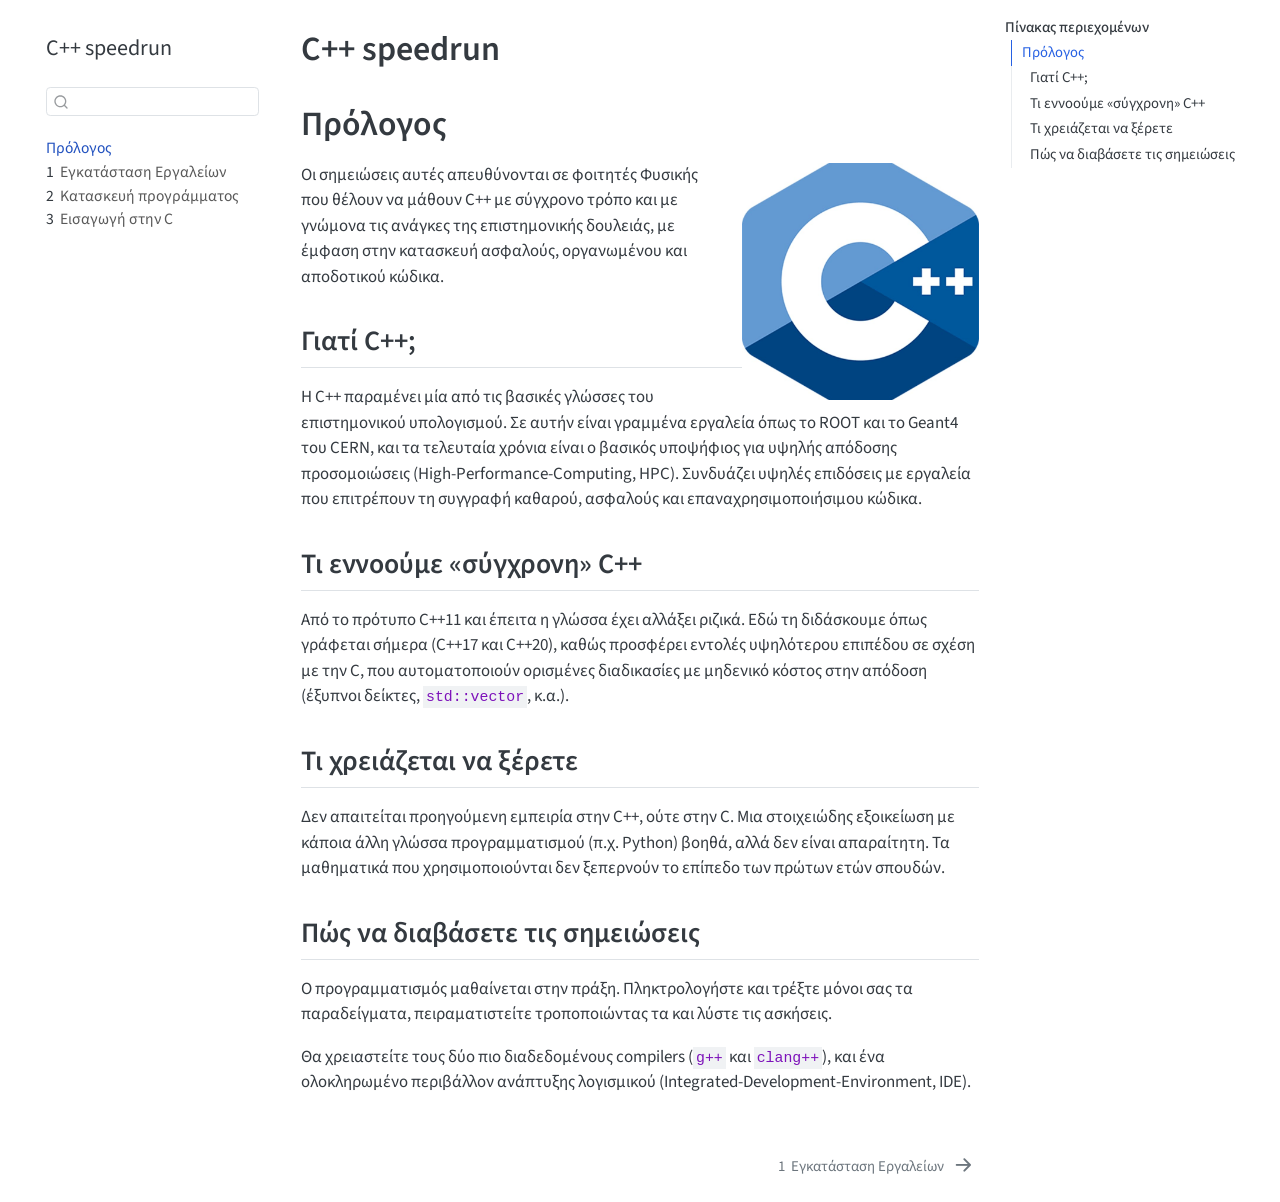
<file: index.html>
<!DOCTYPE html>
<html xmlns="http://www.w3.org/1999/xhtml" lang="el" xml:lang="el"><head>

<meta charset="utf-8">
<meta name="generator" content="quarto-1.10.19">

<meta name="viewport" content="width=device-width, initial-scale=1.0, user-scalable=yes">


<title>C++ speedrun</title>
<style>
/* Default styles provided by pandoc.
** See https://pandoc.org/MANUAL.html#variables-for-html for config info.
*/
span.smallcaps{font-variant: small-caps;}
div.columns{display: flex; gap: 1.5em;}
div.column{flex: auto;}
@media screen {
div.columns{gap: min(4vw, 1.5em);}
div.column{overflow-x: auto;}
}
div.hanging-indent{margin-left: 1.5em; text-indent: -1.5em;}
ul.task-list{list-style: none;}
ul.task-list li input[type="checkbox"] {
  width: 0.8em;
  margin: 0 0.8em 0.2em -1em; /* quarto-specific, see https://github.com/quarto-dev/quarto-cli/issues/4556 */ 
  vertical-align: middle;
}
</style>


<script src="site_libs/quarto-nav/quarto-nav.js"></script>
<script src="site_libs/quarto-nav/headroom.min.js"></script>
<script src="site_libs/clipboard/clipboard.min.js"></script>
<script src="site_libs/quarto-search/autocomplete.umd.js"></script>
<script src="site_libs/quarto-search/fuse.min.js"></script>
<script src="site_libs/quarto-search/quarto-search.js"></script>
<meta name="quarto:offset" content="./">
<link href="./softwares.html" rel="next">
<script src="site_libs/quarto-html/quarto.js" type="module"></script>
<script src="site_libs/quarto-html/tabsets/tabsets.js" type="module"></script>
<script src="site_libs/quarto-html/popper.min.js"></script>
<script src="site_libs/quarto-html/tippy.umd.min.js"></script>
<script src="site_libs/quarto-html/anchor.min.js"></script>
<link href="site_libs/quarto-html/tippy.css" rel="stylesheet">
<link href="site_libs/quarto-html/quarto-syntax-highlighting-bf27225e3a48a9273f3daa8f8e829971.css" rel="stylesheet" id="quarto-text-highlighting-styles">
<script src="site_libs/bootstrap/bootstrap.min.js"></script>
<link href="site_libs/bootstrap/bootstrap-icons.css" rel="stylesheet">
<link href="site_libs/bootstrap/bootstrap-5b233c69db2014fbd59a22ccf4bbc642.min.css" rel="stylesheet" append-hash="true" id="quarto-bootstrap" data-mode="light">
<script id="quarto-search-options" type="application/json">{
  "location": "sidebar",
  "copy-button": false,
  "collapse-after": 3,
  "panel-placement": "start",
  "type": "textbox",
  "limit": 50,
  "keyboard-shortcut": [
    "f",
    "/",
    "s"
  ],
  "show-item-context": false,
  "language": {
    "search-no-results-text": "Δεν βρέθηκαν αποτελέσματα",
    "search-matching-documents-text": "ταιριάζοντα έγγραφα",
    "search-copy-link-title": "Αντιγραφή συνδέσμου αναζήτησης",
    "search-hide-matches-text": "Απόκρυψη επιπλέον αντιστοιχιών",
    "search-more-match-text": "επιπλέον αντιστοιχία σε αυτό το έγγραφο",
    "search-more-matches-text": "επιπλέον αντιστοιχίες σε αυτό το έγγραφο",
    "search-clear-button-title": "Καθαρισμός",
    "search-text-placeholder": "",
    "search-detached-cancel-button-title": "Ακύρωση",
    "search-submit-button-title": "Υποβολή",
    "search-label": "Αναζήτηση"
  }
}</script>


</head>

<body class="nav-sidebar floating quarto-light">

<div id="quarto-search-results"></div>
  <header id="quarto-header" class="headroom fixed-top">
  <nav class="quarto-secondary-nav">
    <div class="container-fluid d-flex">
      <button type="button" class="quarto-btn-toggle btn" data-bs-toggle="collapse" role="button" data-bs-target=".quarto-sidebar-collapse-item" aria-controls="quarto-sidebar" aria-expanded="false" aria-label="Εναλλαγή πλαϊνής γραμμής πλοήγησης" onclick="if (window.quartoToggleHeadroom) { window.quartoToggleHeadroom(); }">
        <i class="bi bi-layout-text-sidebar-reverse"></i>
      </button>
        <nav class="quarto-page-breadcrumbs" aria-label="breadcrumb"><ol class="breadcrumb"><li class="breadcrumb-item"><a href="./index.html">Πρόλογος</a></li></ol></nav>
        <a class="flex-grow-1" role="navigation" data-bs-toggle="collapse" data-bs-target=".quarto-sidebar-collapse-item" aria-controls="quarto-sidebar" aria-expanded="false" aria-label="Εναλλαγή πλαϊνής γραμμής πλοήγησης" onclick="if (window.quartoToggleHeadroom) { window.quartoToggleHeadroom(); }">      
        </a>
      <button type="button" class="btn quarto-search-button" aria-label="Αναζήτηση" onclick="window.quartoOpenSearch();">
        <i class="bi bi-search"></i>
      </button>
    </div>
  </nav>
</header>
<!-- content -->
<div id="quarto-content" class="quarto-container page-columns page-rows-contents page-layout-article">
<!-- sidebar -->
  <nav id="quarto-sidebar" class="sidebar collapse collapse-horizontal quarto-sidebar-collapse-item sidebar-navigation floating overflow-auto">
    <div class="pt-lg-2 mt-2 text-left sidebar-header">
    <div class="sidebar-title mb-0 py-0">
      <a href="./">C++ speedrun</a> 
    </div>
      </div>
        <div class="mt-2 flex-shrink-0 align-items-center">
        <div class="sidebar-search">
        <div id="quarto-search" class="" title="Αναζήτηση"></div>
        </div>
        </div>
    <div class="sidebar-menu-container"> 
    <ul class="list-unstyled mt-1">
        <li class="sidebar-item">
  <div class="sidebar-item-container"> 
  <a href="./index.html" class="sidebar-item-text sidebar-link active">
 <span class="menu-text">Πρόλογος</span></a>
  </div>
</li>
        <li class="sidebar-item">
  <div class="sidebar-item-container"> 
  <a href="./softwares.html" class="sidebar-item-text sidebar-link">
 <span class="menu-text"><span class="chapter-number">1</span>&nbsp; <span class="chapter-title">Εγκατάσταση Εργαλείων</span></span></a>
  </div>
</li>
        <li class="sidebar-item">
  <div class="sidebar-item-container"> 
  <a href="./program-creation.html" class="sidebar-item-text sidebar-link">
 <span class="menu-text"><span class="chapter-number">2</span>&nbsp; <span class="chapter-title">Κατασκευή προγράμματος</span></span></a>
  </div>
</li>
        <li class="sidebar-item">
  <div class="sidebar-item-container"> 
  <a href="./chapter1/c_intro.html" class="sidebar-item-text sidebar-link">
 <span class="menu-text"><span class="chapter-number">3</span>&nbsp; <span class="chapter-title">Εισαγωγή στην C</span></span></a>
  </div>
</li>
    </ul>
    </div>
</nav>
<div id="quarto-sidebar-glass" class="quarto-sidebar-collapse-item" data-bs-toggle="collapse" data-bs-target=".quarto-sidebar-collapse-item"></div>
<!-- margin-sidebar -->
    <div id="quarto-margin-sidebar" class="sidebar margin-sidebar">
        <nav id="TOC" role="doc-toc" class="toc-active">
    <h2 id="toc-title">Πίνακας περιεχομένων</h2>
   
  <ul>
  <li><a href="#πρόλογος" id="toc-πρόλογος" class="nav-link active" data-scroll-target="#πρόλογος">Πρόλογος</a>
  <ul class="collapse">
  <li><a href="#γιατί-b58fc729-690b-4000-b19f-365a4093b2ff7b7b3c20637070203e7d7d" id="toc-γιατί-b58fc729-690b-4000-b19f-365a4093b2ff7b7b3c20637070203e7d7d" class="nav-link" data-scroll-target="#γιατί-b58fc729-690b-4000-b19f-365a4093b2ff7b7b3c20637070203e7d7d">Γιατί <span style="white-space: nowrap">C++</span>;</a></li>
  <li><a href="#τι-εννοούμε-σύγχρονη-b58fc729-690b-4000-b19f-365a4093b2ff7b7b3c20637070203e7d7d" id="toc-τι-εννοούμε-σύγχρονη-b58fc729-690b-4000-b19f-365a4093b2ff7b7b3c20637070203e7d7d" class="nav-link" data-scroll-target="#τι-εννοούμε-σύγχρονη-b58fc729-690b-4000-b19f-365a4093b2ff7b7b3c20637070203e7d7d">Τι εννοούμε «σύγχρονη» <span style="white-space: nowrap">C++</span></a></li>
  <li><a href="#τι-χρειάζεται-να-ξέρετε" id="toc-τι-χρειάζεται-να-ξέρετε" class="nav-link" data-scroll-target="#τι-χρειάζεται-να-ξέρετε">Τι χρειάζεται να ξέρετε</a></li>
  <li><a href="#πώς-να-διαβάσετε-τις-σημειώσεις" id="toc-πώς-να-διαβάσετε-τις-σημειώσεις" class="nav-link" data-scroll-target="#πώς-να-διαβάσετε-τις-σημειώσεις">Πώς να διαβάσετε τις σημειώσεις</a></li>
  </ul></li>
  </ul>
</nav>
    </div>
<!-- main -->
<main class="content" id="quarto-document-content">

<header id="title-block-header" class="quarto-title-block default">
<div class="quarto-title">
<h1 class="title">C++ speedrun</h1>
</div>



<div class="quarto-title-meta">

    
  
    
  </div>
  


</header>



<section id="πρόλογος" class="level1 unnumbered">
<h1 class="unnumbered">Πρόλογος</h1><p><img src="images/cpp-cover.png" title="C++ speedrun" class="quarto-cover-image nolightbox img-fluid"></p>
<p>Οι σημειώσεις αυτές απευθύνονται σε φοιτητές Φυσικής που θέλουν να μάθουν <span style="white-space: nowrap">C++</span> με σύγχρονο τρόπο και με γνώμονα τις ανάγκες της επιστημονικής δουλειάς, με έμφαση στην κατασκευή ασφαλούς, οργανωμένου και αποδοτικού κώδικα.</p>
<section id="γιατί-b58fc729-690b-4000-b19f-365a4093b2ff7b7b3c20637070203e7d7d" class="level2 unnumbered">
<h2 class="unnumbered anchored" data-anchor-id="γιατί-b58fc729-690b-4000-b19f-365a4093b2ff7b7b3c20637070203e7d7d">Γιατί <span style="white-space: nowrap">C++</span>;</h2>
<p>Η <span style="white-space: nowrap">C++</span> παραμένει μία από τις βασικές γλώσσες του επιστημονικού υπολογισμού. Σε αυτήν είναι γραμμένα εργαλεία όπως το ROOT και το Geant4 του CERN, και τα τελευταία χρόνια είναι ο βασικός υποψήφιος για υψηλής απόδοσης προσομοιώσεις (High-Performance-Computing, HPC). Συνδυάζει υψηλές επιδόσεις με εργαλεία που επιτρέπουν τη συγγραφή καθαρού, ασφαλούς και επαναχρησιμοποιήσιμου κώδικα.</p>
</section>
<section id="τι-εννοούμε-σύγχρονη-b58fc729-690b-4000-b19f-365a4093b2ff7b7b3c20637070203e7d7d" class="level2 unnumbered">
<h2 class="unnumbered anchored" data-anchor-id="τι-εννοούμε-σύγχρονη-b58fc729-690b-4000-b19f-365a4093b2ff7b7b3c20637070203e7d7d">Τι εννοούμε «σύγχρονη» <span style="white-space: nowrap">C++</span></h2>
<p>Από το πρότυπο C++11 και έπειτα η γλώσσα έχει αλλάξει ριζικά. Εδώ τη διδάσκουμε όπως γράφεται σήμερα (C++17 και C++20), καθώς προσφέρει εντολές υψηλότερου επιπέδου σε σχέση με την C, που αυτοματοποιούν ορισμένες διαδικασίες με μηδενικό κόστος στην απόδοση (έξυπνοι δείκτες, <code>std::vector</code>, κ.α.).</p>
</section>
<section id="τι-χρειάζεται-να-ξέρετε" class="level2 unnumbered">
<h2 class="unnumbered anchored" data-anchor-id="τι-χρειάζεται-να-ξέρετε">Τι χρειάζεται να ξέρετε</h2>
<p>Δεν απαιτείται προηγούμενη εμπειρία στην <span style="white-space: nowrap">C++</span>, ούτε στην C. Μια στοιχειώδης εξοικείωση με κάποια άλλη γλώσσα προγραμματισμού (π.χ. Python) βοηθά, αλλά δεν είναι απαραίτητη. Τα μαθηματικά που χρησιμοποιούνται δεν ξεπερνούν το επίπεδο των πρώτων ετών σπουδών.</p>
</section>
<section id="πώς-να-διαβάσετε-τις-σημειώσεις" class="level2 unnumbered">
<h2 class="unnumbered anchored" data-anchor-id="πώς-να-διαβάσετε-τις-σημειώσεις">Πώς να διαβάσετε τις σημειώσεις</h2>
<p>Ο προγραμματισμός μαθαίνεται στην πράξη. Πληκτρολογήστε και τρέξτε μόνοι σας τα παραδείγματα, πειραματιστείτε τροποποιώντας τα και λύστε τις ασκήσεις.</p>
<p>Θα χρειαστείτε τους δύο πιο διαδεδομένους compilers (<code>g++</code> και <code>clang++</code>), και ένα ολοκληρωμένο περιβάλλον ανάπτυξης λογισμικού (Integrated-Development-Environment, IDE).</p>


</section>
</section>

</main> <!-- /main -->
<script id="quarto-html-after-body" type="application/javascript">
  window.document.addEventListener("DOMContentLoaded", function (event) {
    const icon = "";
    const anchorJS = new window.AnchorJS();
    anchorJS.options = {
      placement: 'right',
      icon: icon
    };
    anchorJS.add('.anchored');
    const isCodeAnnotation = (el) => {
      for (const clz of el.classList) {
        if (clz.startsWith('code-annotation-')) {                     
          return true;
        }
      }
      return false;
    }
    const onCopySuccess = function(e) {
      // button target
      const button = e.trigger;
      // don't keep focus
      button.blur();
      // flash "checked"
      button.classList.add('code-copy-button-checked');
      var currentTitle = button.getAttribute("title");
      button.setAttribute("title", "Αντιγράφηκε!");
      let tooltip;
      if (window.bootstrap) {
        button.setAttribute("data-bs-toggle", "tooltip");
        button.setAttribute("data-bs-placement", "left");
        button.setAttribute("data-bs-title", "Αντιγράφηκε!");
        tooltip = new bootstrap.Tooltip(button, 
          { trigger: "manual", 
            customClass: "code-copy-button-tooltip",
            offset: [0, -8]});
        tooltip.show();    
      }
      setTimeout(function() {
        if (tooltip) {
          tooltip.hide();
          button.removeAttribute("data-bs-title");
          button.removeAttribute("data-bs-toggle");
          button.removeAttribute("data-bs-placement");
        }
        button.setAttribute("title", currentTitle);
        button.classList.remove('code-copy-button-checked');
      }, 1000);
      // clear code selection
      e.clearSelection();
    }
    const getTextToCopy = function(trigger) {
      const outerScaffold = trigger.parentElement.cloneNode(true);
      const codeEl = outerScaffold.querySelector('code');
      for (const childEl of codeEl.children) {
        if (isCodeAnnotation(childEl)) {
          childEl.remove();
        }
      }
      return codeEl.innerText;
    }
    const clipboard = new window.ClipboardJS('.code-copy-button:not([data-in-quarto-modal])', {
      text: getTextToCopy
    });
    clipboard.on('success', onCopySuccess);
    if (window.document.getElementById('quarto-embedded-source-code-modal')) {
      const clipboardModal = new window.ClipboardJS('.code-copy-button[data-in-quarto-modal]', {
        text: getTextToCopy,
        container: window.document.getElementById('quarto-embedded-source-code-modal')
      });
      clipboardModal.on('success', onCopySuccess);
    }
      var localhostRegex = new RegExp(/^(?:http|https):\/\/localhost\:?[0-9]*\//);
      var mailtoRegex = new RegExp(/^mailto:/);
        var filterRegex = new RegExp('/' + window.location.host + '/');
      var isInternal = (href) => {
          return filterRegex.test(href) || localhostRegex.test(href) || mailtoRegex.test(href);
      }
      // Inspect non-navigation links and adorn them if external
     var links = window.document.querySelectorAll('a[href]:not(.nav-link):not(.navbar-brand):not(.toc-action):not(.sidebar-link):not(.sidebar-item-toggle):not(.pagination-link):not(.no-external):not([aria-hidden]):not(.dropdown-item):not(.quarto-navigation-tool):not(.about-link)');
      for (var i=0; i<links.length; i++) {
        const link = links[i];
        if (!isInternal(link.href)) {
          // undo the damage that might have been done by quarto-nav.js in the case of
          // links that we want to consider external
          if (link.dataset.originalHref !== undefined) {
            link.href = link.dataset.originalHref;
          }
        }
      }
    function tippyHover(el, contentFn, onTriggerFn, onUntriggerFn) {
      const config = {
        allowHTML: true,
        maxWidth: 500,
        delay: 100,
        arrow: false,
        appendTo: function(el) {
            return el.parentElement;
        },
        interactive: true,
        interactiveBorder: 10,
        theme: 'quarto',
        placement: 'bottom-start',
      };
      if (contentFn) {
        config.content = contentFn;
      }
      if (onTriggerFn) {
        config.onTrigger = onTriggerFn;
      }
      if (onUntriggerFn) {
        config.onUntrigger = onUntriggerFn;
      }
      window.tippy(el, config); 
    }
    const noterefs = window.document.querySelectorAll('a[role="doc-noteref"]');
    for (var i=0; i<noterefs.length; i++) {
      const ref = noterefs[i];
      tippyHover(ref, function() {
        // use id or data attribute instead here
        let href = ref.getAttribute('data-footnote-href') || ref.getAttribute('href');
        try { href = new URL(href).hash; } catch {}
        const id = href.replace(/^#\/?/, "");
        const note = window.document.getElementById(id);
        if (note) {
          return note.innerHTML;
        } else {
          return "";
        }
      });
    }
    const xrefs = window.document.querySelectorAll('a.quarto-xref');
    const processXRef = (id, note) => {
      // Strip column container classes
      const stripColumnClz = (el) => {
        el.classList.remove("page-full", "page-columns");
        if (el.children) {
          for (const child of el.children) {
            stripColumnClz(child);
          }
        }
      }
      stripColumnClz(note)
      if (id === null || id.startsWith('sec-')) {
        // Special case sections, only their first couple elements
        const container = document.createElement("div");
        if (note.children && note.children.length > 2) {
          container.appendChild(note.children[0].cloneNode(true));
          for (let i = 1; i < note.children.length; i++) {
            const child = note.children[i];
            if (child.tagName === "P" && child.innerText === "") {
              continue;
            } else {
              container.appendChild(child.cloneNode(true));
              break;
            }
          }
          if (window.Quarto?.typesetMath) {
            window.Quarto.typesetMath(container);
          }
          return container.innerHTML
        } else {
          if (window.Quarto?.typesetMath) {
            window.Quarto.typesetMath(note);
          }
          return note.innerHTML;
        }
      } else {
        // Remove any anchor links if they are present
        const anchorLink = note.querySelector('a.anchorjs-link');
        if (anchorLink) {
          anchorLink.remove();
        }
        if (window.Quarto?.typesetMath) {
          window.Quarto.typesetMath(note);
        }
        if (note.classList.contains("callout")) {
          return note.outerHTML;
        } else {
          return note.innerHTML;
        }
      }
    }
    for (var i=0; i<xrefs.length; i++) {
      const xref = xrefs[i];
      tippyHover(xref, undefined, function(instance) {
        instance.disable();
        let url = xref.getAttribute('href');
        let hash = undefined; 
        if (url.startsWith('#')) {
          hash = url;
        } else {
          try { hash = new URL(url).hash; } catch {}
        }
        if (hash) {
          const id = hash.replace(/^#\/?/, "");
          const note = window.document.getElementById(id);
          if (note !== null) {
            try {
              const html = processXRef(id, note.cloneNode(true));
              instance.setContent(html);
            } finally {
              instance.enable();
              instance.show();
            }
          } else {
            // See if we can fetch this
            fetch(url.split('#')[0])
            .then(res => res.text())
            .then(html => {
              const parser = new DOMParser();
              const htmlDoc = parser.parseFromString(html, "text/html");
              const note = htmlDoc.getElementById(id);
              if (note !== null) {
                const html = processXRef(id, note);
                instance.setContent(html);
              } 
            }).finally(() => {
              instance.enable();
              instance.show();
            });
          }
        } else {
          // See if we can fetch a full url (with no hash to target)
          // This is a special case and we should probably do some content thinning / targeting
          fetch(url)
          .then(res => res.text())
          .then(html => {
            const parser = new DOMParser();
            const htmlDoc = parser.parseFromString(html, "text/html");
            const note = htmlDoc.querySelector('main.content');
            if (note !== null) {
              // This should only happen for chapter cross references
              // (since there is no id in the URL)
              // remove the first header
              if (note.children.length > 0 && note.children[0].tagName === "HEADER") {
                note.children[0].remove();
              }
              const html = processXRef(null, note);
              instance.setContent(html);
            } 
          }).finally(() => {
            instance.enable();
            instance.show();
          });
        }
      }, function(instance) {
      });
    }
        let selectedAnnoteEl;
        const selectorForAnnotation = ( cell, annotation) => {
          let cellAttr = 'data-code-cell="' + cell + '"';
          let lineAttr = 'data-code-annotation="' +  annotation + '"';
          const selector = 'span[' + cellAttr + '][' + lineAttr + ']';
          return selector;
        }
        const selectCodeLines = (annoteEl) => {
          const doc = window.document;
          const targetCell = annoteEl.getAttribute("data-target-cell");
          const targetAnnotation = annoteEl.getAttribute("data-target-annotation");
          const annoteSpan = window.document.querySelector(selectorForAnnotation(targetCell, targetAnnotation));
          const lines = annoteSpan.getAttribute("data-code-lines").split(",");
          const lineIds = lines.map((line) => {
            return targetCell + "-" + line;
          })
          let top = null;
          let height = null;
          let parent = null;
          if (lineIds.length > 0) {
              //compute the position of the single el (top and bottom and make a div)
              const el = window.document.getElementById(lineIds[0]);
              top = el.offsetTop;
              height = el.offsetHeight;
              parent = el.parentElement.parentElement;
            if (lineIds.length > 1) {
              const lastEl = window.document.getElementById(lineIds[lineIds.length - 1]);
              const bottom = lastEl.offsetTop + lastEl.offsetHeight;
              height = bottom - top;
            }
            if (top !== null && height !== null && parent !== null) {
              // cook up a div (if necessary) and position it 
              let div = window.document.getElementById("code-annotation-line-highlight");
              if (div === null) {
                div = window.document.createElement("div");
                div.setAttribute("id", "code-annotation-line-highlight");
                div.style.position = 'absolute';
                parent.appendChild(div);
              }
              div.style.top = top - 2 + "px";
              div.style.height = height + 4 + "px";
              div.style.left = 0;
              let gutterDiv = window.document.getElementById("code-annotation-line-highlight-gutter");
              if (gutterDiv === null) {
                gutterDiv = window.document.createElement("div");
                gutterDiv.setAttribute("id", "code-annotation-line-highlight-gutter");
                gutterDiv.style.position = 'absolute';
                const codeCell = window.document.getElementById(targetCell);
                const gutter = codeCell.querySelector('.code-annotation-gutter');
                gutter.appendChild(gutterDiv);
              }
              gutterDiv.style.top = top - 2 + "px";
              gutterDiv.style.height = height + 4 + "px";
            }
            selectedAnnoteEl = annoteEl;
          }
        };
        const unselectCodeLines = () => {
          const elementsIds = ["code-annotation-line-highlight", "code-annotation-line-highlight-gutter"];
          elementsIds.forEach((elId) => {
            const div = window.document.getElementById(elId);
            if (div) {
              div.remove();
            }
          });
          selectedAnnoteEl = undefined;
        };
          // Handle positioning of the toggle
      window.addEventListener(
        "resize",
        throttle(() => {
          elRect = undefined;
          if (selectedAnnoteEl) {
            selectCodeLines(selectedAnnoteEl);
          }
        }, 10)
      );
      function throttle(fn, ms) {
      let throttle = false;
      let timer;
        return (...args) => {
          if(!throttle) { // first call gets through
              fn.apply(this, args);
              throttle = true;
          } else { // all the others get throttled
              if(timer) clearTimeout(timer); // cancel #2
              timer = setTimeout(() => {
                fn.apply(this, args);
                timer = throttle = false;
              }, ms);
          }
        };
      }
        // Attach click handler to the DT
        const annoteDls = window.document.querySelectorAll('dt[data-target-cell]');
        for (const annoteDlNode of annoteDls) {
          annoteDlNode.addEventListener('click', (event) => {
            const clickedEl = event.target;
            if (clickedEl !== selectedAnnoteEl) {
              unselectCodeLines();
              const activeEl = window.document.querySelector('dt[data-target-cell].code-annotation-active');
              if (activeEl) {
                activeEl.classList.remove('code-annotation-active');
              }
              selectCodeLines(clickedEl);
              clickedEl.classList.add('code-annotation-active');
            } else {
              // Unselect the line
              unselectCodeLines();
              clickedEl.classList.remove('code-annotation-active');
            }
          });
        }
    const findCites = (el) => {
      const parentEl = el.parentElement;
      if (parentEl) {
        const cites = parentEl.dataset.cites;
        if (cites) {
          return {
            el,
            cites: cites.split(' ')
          };
        } else {
          return findCites(el.parentElement)
        }
      } else {
        return undefined;
      }
    };
    var bibliorefs = window.document.querySelectorAll('a[role="doc-biblioref"]');
    for (var i=0; i<bibliorefs.length; i++) {
      const ref = bibliorefs[i];
      const citeInfo = findCites(ref);
      if (citeInfo) {
        tippyHover(citeInfo.el, function() {
          var popup = window.document.createElement('div');
          citeInfo.cites.forEach(function(cite) {
            var citeDiv = window.document.createElement('div');
            citeDiv.classList.add('hanging-indent');
            citeDiv.classList.add('csl-entry');
            var biblioDiv = window.document.getElementById('ref-' + cite);
            if (biblioDiv) {
              citeDiv.innerHTML = biblioDiv.innerHTML;
            }
            popup.appendChild(citeDiv);
          });
          return popup.innerHTML;
        });
      }
    }
  });
  </script>
<nav class="page-navigation">
  <div class="nav-page nav-page-previous">
  </div>
  <div class="nav-page nav-page-next">
      <a href="./softwares.html" class="pagination-link" aria-label="Εγκατάσταση Εργαλείων">
        <span class="nav-page-text"><span class="chapter-number">1</span>&nbsp; <span class="chapter-title">Εγκατάσταση Εργαλείων</span></span> <i class="bi bi-arrow-right-short"></i>
      </a>
  </div>
</nav>
</div> <!-- /content -->




</body></html>
</file>
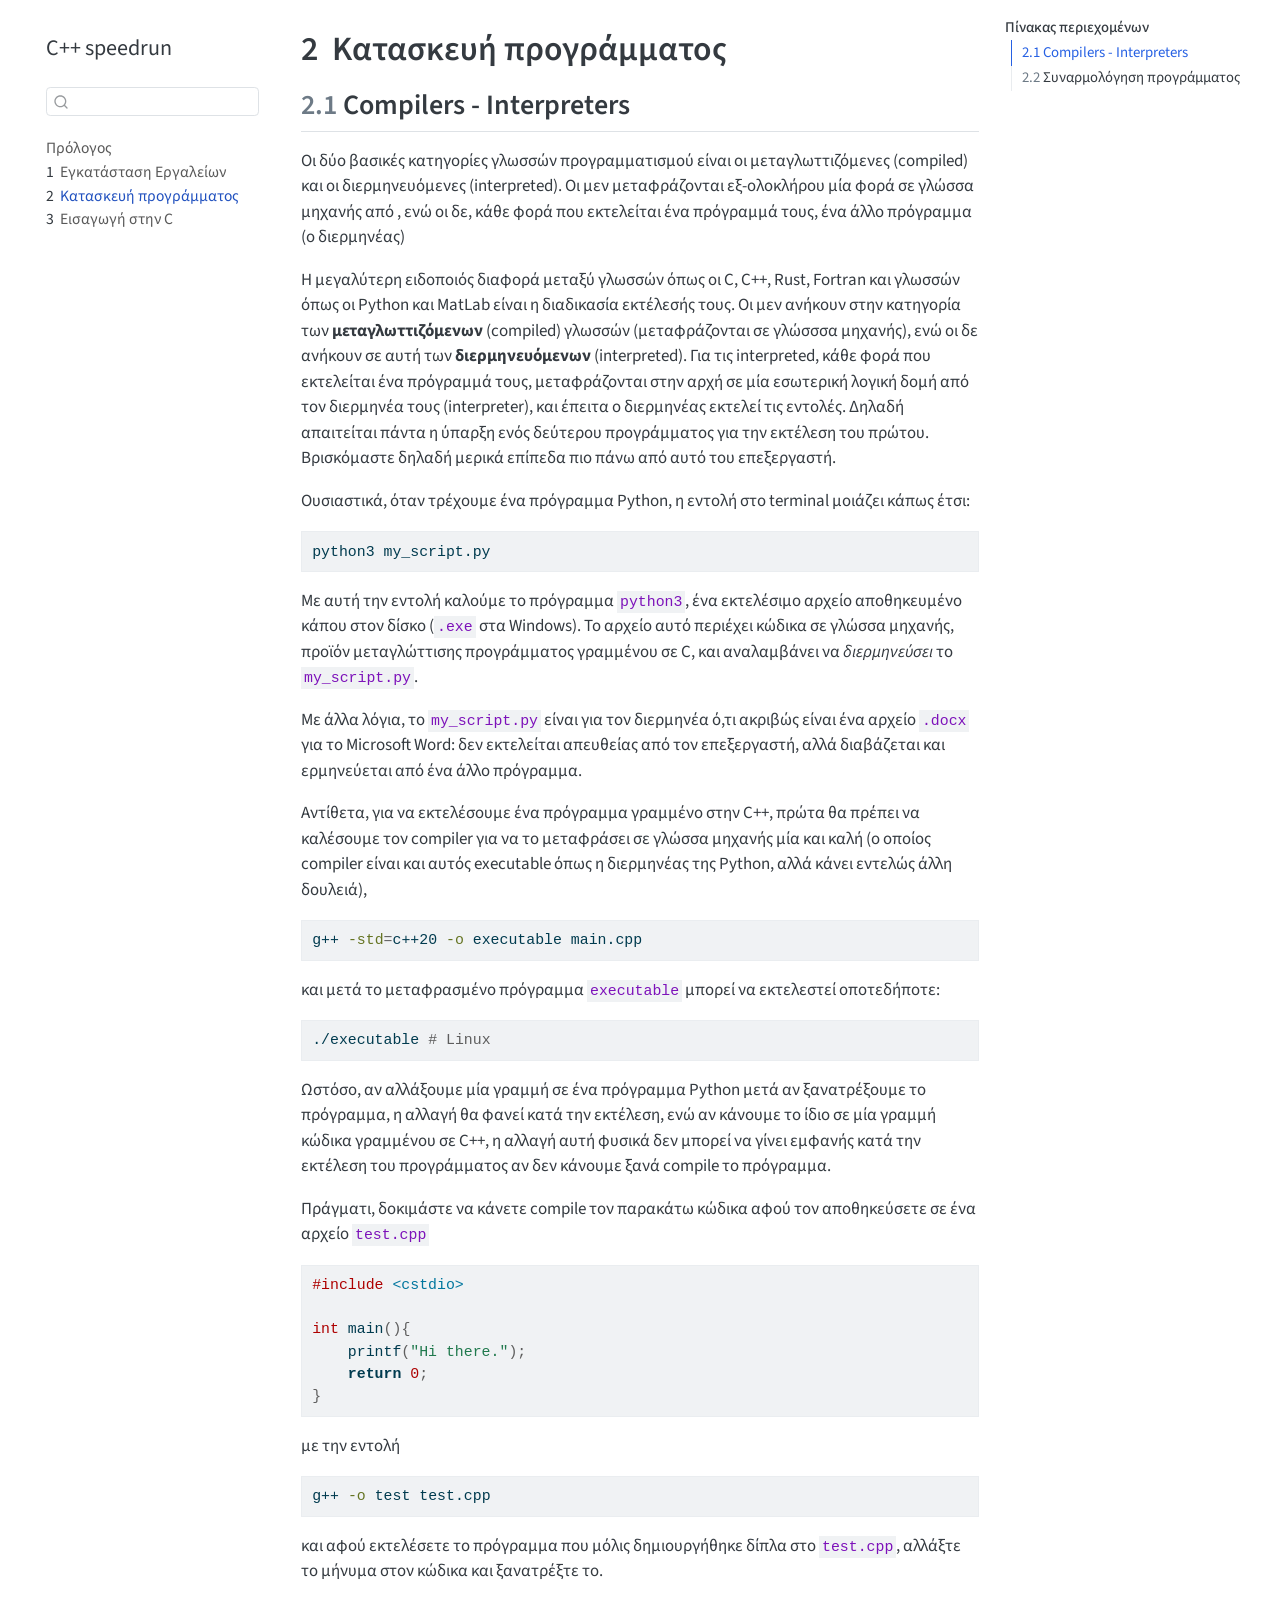
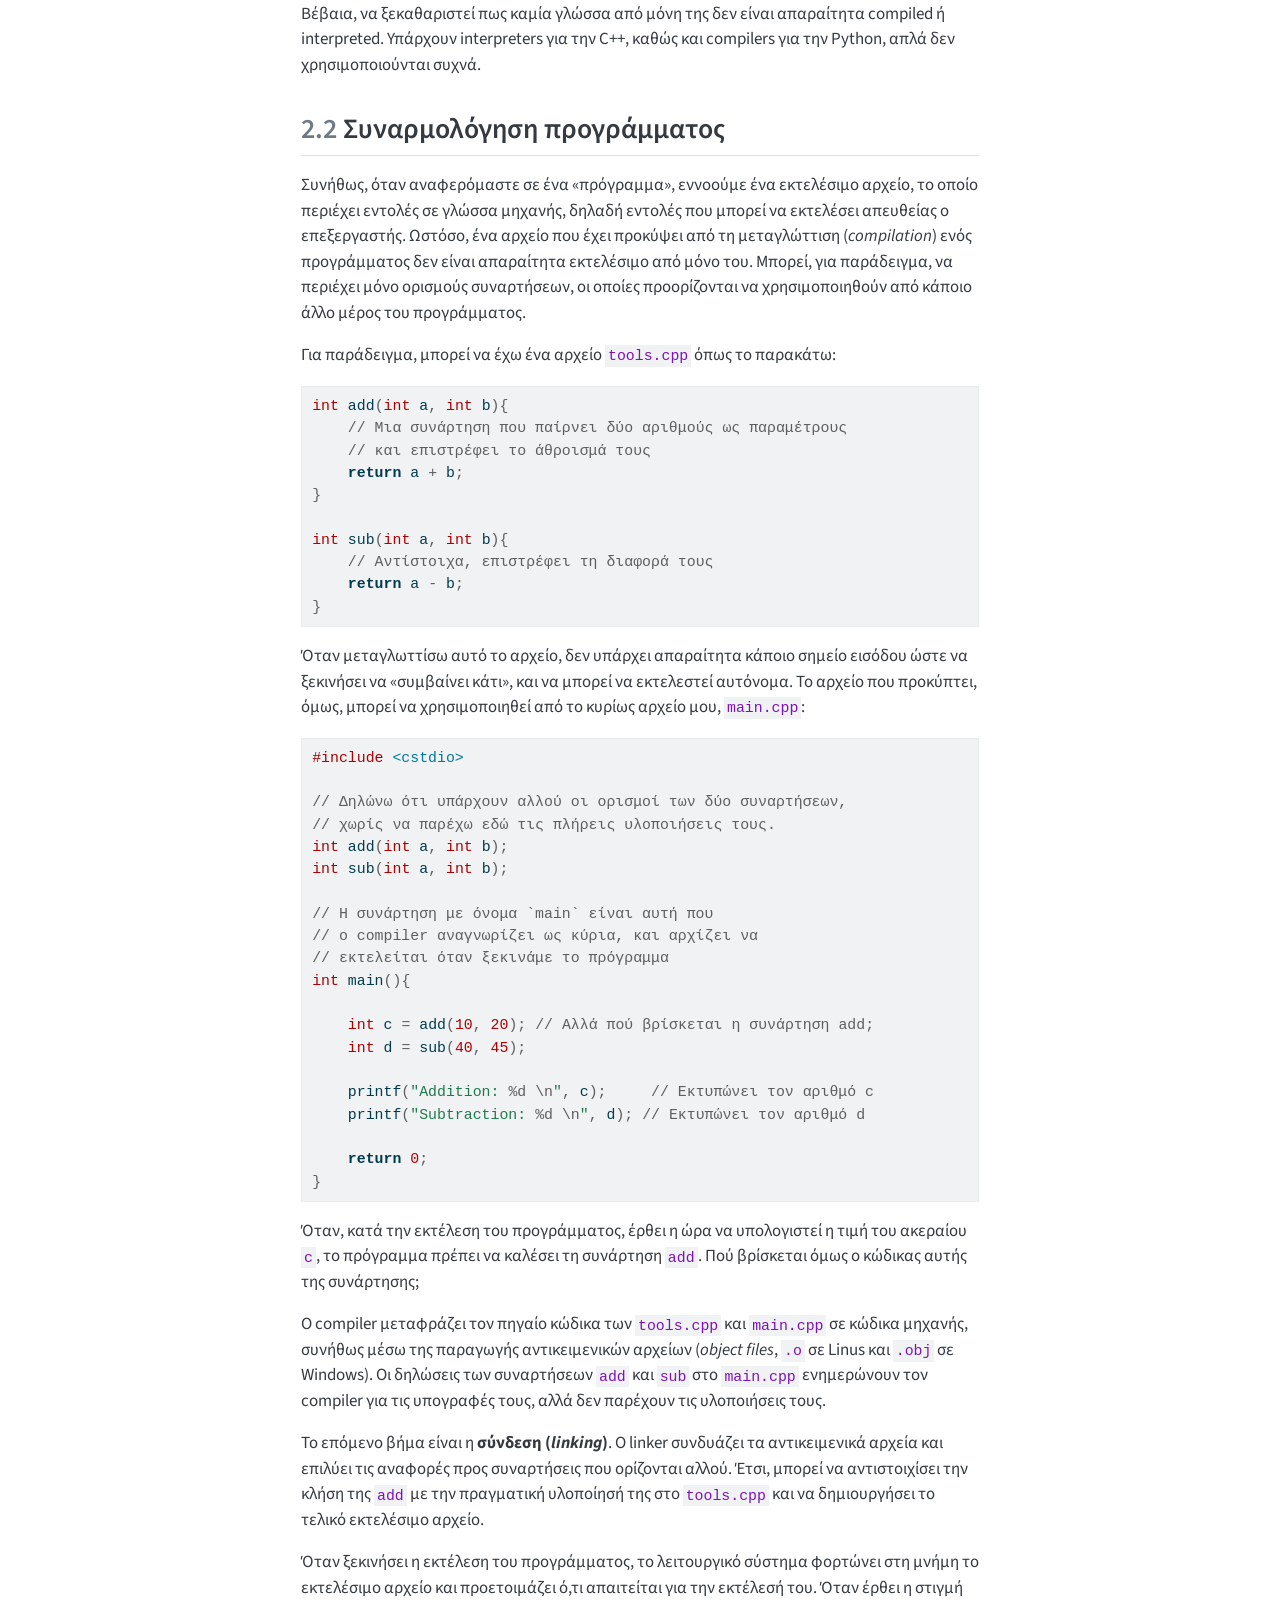
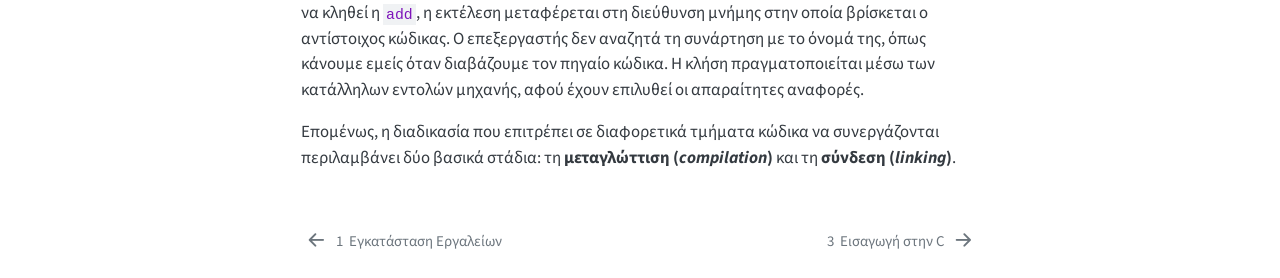
<file: program-creation.html>
<!DOCTYPE html>
<html xmlns="http://www.w3.org/1999/xhtml" lang="el" xml:lang="el"><head>

<meta charset="utf-8">
<meta name="generator" content="quarto-1.10.19">

<meta name="viewport" content="width=device-width, initial-scale=1.0, user-scalable=yes">


<title>2&nbsp; Κατασκευή προγράμματος – C++ speedrun</title>
<style>
/* Default styles provided by pandoc.
** See https://pandoc.org/MANUAL.html#variables-for-html for config info.
*/
span.smallcaps{font-variant: small-caps;}
div.columns{display: flex; gap: 1.5em;}
div.column{flex: auto;}
@media screen {
div.columns{gap: min(4vw, 1.5em);}
div.column{overflow-x: auto;}
}
div.hanging-indent{margin-left: 1.5em; text-indent: -1.5em;}
ul.task-list{list-style: none;}
ul.task-list li input[type="checkbox"] {
  width: 0.8em;
  margin: 0 0.8em 0.2em -1em; /* quarto-specific, see https://github.com/quarto-dev/quarto-cli/issues/4556 */ 
  vertical-align: middle;
}
/* CSS for syntax highlighting */
html { -webkit-text-size-adjust: 100%; }
pre > code.sourceCode { white-space: pre; position: relative; }
pre > code.sourceCode > span { display: inline-block; line-height: 1.25; }
pre > code.sourceCode > span:empty { height: 1.2em; }
.sourceCode { overflow: visible; }
code.sourceCode > span { color: inherit; text-decoration: inherit; }
div.sourceCode { margin: 1em 0; }
pre.sourceCode { margin: 0; }
@media screen {
div.sourceCode { overflow: auto; }
}
@media print {
pre > code.sourceCode { white-space: pre-wrap; }
pre > code.sourceCode > span { text-indent: -5em; padding-left: 5em; }
}
pre.numberSource code
  { counter-reset: source-line 0; }
pre.numberSource code > span
  { position: relative; left: -4em; counter-increment: source-line; }
pre.numberSource code > span > a:first-child::before
  { content: counter(source-line);
    position: relative; left: -1em; text-align: right; vertical-align: baseline;
    border: none; display: inline-block;
    -webkit-touch-callout: none; -webkit-user-select: none;
    -khtml-user-select: none; -moz-user-select: none;
    -ms-user-select: none; user-select: none;
    padding: 0 4px; width: 4em;
  }
pre.numberSource { margin-left: 3em;  padding-left: 4px; }
div.sourceCode
  {   }
@media screen {
pre > code.sourceCode > span > a:first-child::before { text-decoration: underline; }
}
</style>


<script src="site_libs/quarto-nav/quarto-nav.js"></script>
<script src="site_libs/quarto-nav/headroom.min.js"></script>
<script src="site_libs/clipboard/clipboard.min.js"></script>
<script src="site_libs/quarto-search/autocomplete.umd.js"></script>
<script src="site_libs/quarto-search/fuse.min.js"></script>
<script src="site_libs/quarto-search/quarto-search.js"></script>
<meta name="quarto:offset" content="./">
<link href="./chapter1/c_intro.html" rel="next">
<link href="./softwares.html" rel="prev">
<script src="site_libs/quarto-html/quarto.js" type="module"></script>
<script src="site_libs/quarto-html/tabsets/tabsets.js" type="module"></script>
<script src="site_libs/quarto-html/popper.min.js"></script>
<script src="site_libs/quarto-html/tippy.umd.min.js"></script>
<script src="site_libs/quarto-html/anchor.min.js"></script>
<link href="site_libs/quarto-html/tippy.css" rel="stylesheet">
<link href="site_libs/quarto-html/quarto-syntax-highlighting-bf27225e3a48a9273f3daa8f8e829971.css" rel="stylesheet" id="quarto-text-highlighting-styles">
<script src="site_libs/bootstrap/bootstrap.min.js"></script>
<link href="site_libs/bootstrap/bootstrap-icons.css" rel="stylesheet">
<link href="site_libs/bootstrap/bootstrap-5b233c69db2014fbd59a22ccf4bbc642.min.css" rel="stylesheet" append-hash="true" id="quarto-bootstrap" data-mode="light">
<script id="quarto-search-options" type="application/json">{
  "location": "sidebar",
  "copy-button": false,
  "collapse-after": 3,
  "panel-placement": "start",
  "type": "textbox",
  "limit": 50,
  "keyboard-shortcut": [
    "f",
    "/",
    "s"
  ],
  "show-item-context": false,
  "language": {
    "search-no-results-text": "Δεν βρέθηκαν αποτελέσματα",
    "search-matching-documents-text": "ταιριάζοντα έγγραφα",
    "search-copy-link-title": "Αντιγραφή συνδέσμου αναζήτησης",
    "search-hide-matches-text": "Απόκρυψη επιπλέον αντιστοιχιών",
    "search-more-match-text": "επιπλέον αντιστοιχία σε αυτό το έγγραφο",
    "search-more-matches-text": "επιπλέον αντιστοιχίες σε αυτό το έγγραφο",
    "search-clear-button-title": "Καθαρισμός",
    "search-text-placeholder": "",
    "search-detached-cancel-button-title": "Ακύρωση",
    "search-submit-button-title": "Υποβολή",
    "search-label": "Αναζήτηση"
  }
}</script>


</head>

<body class="nav-sidebar floating quarto-light">

<div id="quarto-search-results"></div>
  <header id="quarto-header" class="headroom fixed-top">
  <nav class="quarto-secondary-nav">
    <div class="container-fluid d-flex">
      <button type="button" class="quarto-btn-toggle btn" data-bs-toggle="collapse" role="button" data-bs-target=".quarto-sidebar-collapse-item" aria-controls="quarto-sidebar" aria-expanded="false" aria-label="Εναλλαγή πλαϊνής γραμμής πλοήγησης" onclick="if (window.quartoToggleHeadroom) { window.quartoToggleHeadroom(); }">
        <i class="bi bi-layout-text-sidebar-reverse"></i>
      </button>
        <nav class="quarto-page-breadcrumbs" aria-label="breadcrumb"><ol class="breadcrumb"><li class="breadcrumb-item"><a href="./program-creation.html"><span class="chapter-number">2</span>&nbsp; <span class="chapter-title">Κατασκευή προγράμματος</span></a></li></ol></nav>
        <a class="flex-grow-1" role="navigation" data-bs-toggle="collapse" data-bs-target=".quarto-sidebar-collapse-item" aria-controls="quarto-sidebar" aria-expanded="false" aria-label="Εναλλαγή πλαϊνής γραμμής πλοήγησης" onclick="if (window.quartoToggleHeadroom) { window.quartoToggleHeadroom(); }">      
        </a>
      <button type="button" class="btn quarto-search-button" aria-label="Αναζήτηση" onclick="window.quartoOpenSearch();">
        <i class="bi bi-search"></i>
      </button>
    </div>
  </nav>
</header>
<!-- content -->
<div id="quarto-content" class="quarto-container page-columns page-rows-contents page-layout-article">
<!-- sidebar -->
  <nav id="quarto-sidebar" class="sidebar collapse collapse-horizontal quarto-sidebar-collapse-item sidebar-navigation floating overflow-auto">
    <div class="pt-lg-2 mt-2 text-left sidebar-header">
    <div class="sidebar-title mb-0 py-0">
      <a href="./">C++ speedrun</a> 
    </div>
      </div>
        <div class="mt-2 flex-shrink-0 align-items-center">
        <div class="sidebar-search">
        <div id="quarto-search" class="" title="Αναζήτηση"></div>
        </div>
        </div>
    <div class="sidebar-menu-container"> 
    <ul class="list-unstyled mt-1">
        <li class="sidebar-item">
  <div class="sidebar-item-container"> 
  <a href="./index.html" class="sidebar-item-text sidebar-link">
 <span class="menu-text">Πρόλογος</span></a>
  </div>
</li>
        <li class="sidebar-item">
  <div class="sidebar-item-container"> 
  <a href="./softwares.html" class="sidebar-item-text sidebar-link">
 <span class="menu-text"><span class="chapter-number">1</span>&nbsp; <span class="chapter-title">Εγκατάσταση Εργαλείων</span></span></a>
  </div>
</li>
        <li class="sidebar-item">
  <div class="sidebar-item-container"> 
  <a href="./program-creation.html" class="sidebar-item-text sidebar-link active">
 <span class="menu-text"><span class="chapter-number">2</span>&nbsp; <span class="chapter-title">Κατασκευή προγράμματος</span></span></a>
  </div>
</li>
        <li class="sidebar-item">
  <div class="sidebar-item-container"> 
  <a href="./chapter1/c_intro.html" class="sidebar-item-text sidebar-link">
 <span class="menu-text"><span class="chapter-number">3</span>&nbsp; <span class="chapter-title">Εισαγωγή στην C</span></span></a>
  </div>
</li>
    </ul>
    </div>
</nav>
<div id="quarto-sidebar-glass" class="quarto-sidebar-collapse-item" data-bs-toggle="collapse" data-bs-target=".quarto-sidebar-collapse-item"></div>
<!-- margin-sidebar -->
    <div id="quarto-margin-sidebar" class="sidebar margin-sidebar">
        <nav id="TOC" role="doc-toc" class="toc-active">
    <h2 id="toc-title">Πίνακας περιεχομένων</h2>
   
  <ul>
  <li><a href="#compilers---interpreters" id="toc-compilers---interpreters" class="nav-link active" data-scroll-target="#compilers---interpreters"><span class="header-section-number">2.1</span> Compilers - Interpreters</a></li>
  <li><a href="#συναρμολόγηση-προγράμματος" id="toc-συναρμολόγηση-προγράμματος" class="nav-link" data-scroll-target="#συναρμολόγηση-προγράμματος"><span class="header-section-number">2.2</span> Συναρμολόγηση προγράμματος</a></li>
  </ul>
</nav>
    </div>
<!-- main -->
<main class="content" id="quarto-document-content">

<header id="title-block-header" class="quarto-title-block default">
<div class="quarto-title">
<h1 class="title"><span class="chapter-number">2</span>&nbsp; <span class="chapter-title">Κατασκευή προγράμματος</span></h1>
</div>



<div class="quarto-title-meta">

    
  
    
  </div>
  


</header>


<section id="compilers---interpreters" class="level2" data-number="2.1">
<h2 data-number="2.1" class="anchored" data-anchor-id="compilers---interpreters"><span class="header-section-number">2.1</span> Compilers - Interpreters</h2>
<p>Οι δύο βασικές κατηγορίες γλωσσών προγραμματισμού είναι οι μεταγλωττιζόμενες (compiled) και οι διερμηνευόμενες (interpreted). Οι μεν μεταφράζονται εξ-ολοκλήρου μία φορά σε γλώσσα μηχανής από , ενώ οι δε, κάθε φορά που εκτελείται ένα πρόγραμμά τους, ένα άλλο πρόγραμμα (ο διερμηνέας)</p>
<p>Η μεγαλύτερη ειδοποιός διαφορά μεταξύ γλωσσών όπως οι C, C++, Rust, Fortran και γλωσσών όπως οι Python και MatLab είναι η διαδικασία εκτέλεσής τους. Οι μεν ανήκουν στην κατηγορία των <strong>μεταγλωττιζόμενων</strong> (compiled) γλωσσών (μεταφράζονται σε γλώσσσα μηχανής), ενώ οι δε ανήκουν σε αυτή των <strong>διερμηνευόμενων</strong> (interpreted). Για τις interpreted, κάθε φορά που εκτελείται ένα πρόγραμμά τους, μεταφράζονται στην αρχή σε μία εσωτερική λογική δομή από τον διερμηνέα τους (interpreter), και έπειτα ο διερμηνέας εκτελεί τις εντολές. Δηλαδή απαιτείται πάντα η ύπαρξη ενός δεύτερου προγράμματος για την εκτέλεση του πρώτου. Βρισκόμαστε δηλαδή μερικά επίπεδα πιο πάνω από αυτό του επεξεργαστή.</p>
<p>Ουσιαστικά, όταν τρέχουμε ένα πρόγραμμα Python, η εντολή στο terminal μοιάζει κάπως έτσι:</p>
<div class="code-copy-outer-scaffold"><div class="sourceCode" id="cb1"><pre class="sourceCode sh code-with-copy"><code class="sourceCode bash"><span id="cb1-1"><a href="#cb1-1" aria-hidden="true" tabindex="-1"></a><span class="ex">python3</span> my_script.py</span></code></pre></div><button title="Αντιγραφή στο πρόχειρο" class="code-copy-button"><i class="bi"></i></button></div>
<p>Με αυτή την εντολή καλούμε το πρόγραμμα <code>python3</code>, ένα εκτελέσιμο αρχείο αποθηκευμένο κάπου στον δίσκο (<code>.exe</code> στα Windows). Το αρχείο αυτό περιέχει κώδικα σε γλώσσα μηχανής, προϊόν μεταγλώττισης προγράμματος γραμμένου σε C, και αναλαμβάνει να <em>διερμηνεύσει</em> το <code>my_script.py</code>.</p>
<p>Με άλλα λόγια, το <code>my_script.py</code> είναι για τον διερμηνέα ό,τι ακριβώς είναι ένα αρχείο <code>.docx</code> για το Microsoft Word: δεν εκτελείται απευθείας από τον επεξεργαστή, αλλά διαβάζεται και ερμηνεύεται από ένα άλλο πρόγραμμα.</p>
<p>Αντίθετα, για να εκτελέσουμε ένα πρόγραμμα γραμμένο στην C++, πρώτα θα πρέπει να καλέσουμε τον compiler για να το μεταφράσει σε γλώσσα μηχανής μία και καλή (ο οποίος compiler είναι και αυτός executable όπως η διερμηνέας της Python, αλλά κάνει εντελώς άλλη δουλειά),</p>
<div class="code-copy-outer-scaffold"><div class="sourceCode" id="cb2"><pre class="sourceCode sh code-with-copy"><code class="sourceCode bash"><span id="cb2-1"><a href="#cb2-1" aria-hidden="true" tabindex="-1"></a><span class="ex">g++</span> <span class="at">-std</span><span class="op">=</span>c++20 <span class="at">-o</span> executable main.cpp</span></code></pre></div><button title="Αντιγραφή στο πρόχειρο" class="code-copy-button"><i class="bi"></i></button></div>
<p>και μετά το μεταφρασμένο πρόγραμμα <code>executable</code> μπορεί να εκτελεστεί οποτεδήποτε:</p>
<div class="code-copy-outer-scaffold"><div class="sourceCode" id="cb3"><pre class="sourceCode sh code-with-copy"><code class="sourceCode bash"><span id="cb3-1"><a href="#cb3-1" aria-hidden="true" tabindex="-1"></a><span class="ex">./executable</span> <span class="co"># Linux</span></span></code></pre></div><button title="Αντιγραφή στο πρόχειρο" class="code-copy-button"><i class="bi"></i></button></div>
<p>Ωστόσο, αν αλλάξουμε μία γραμμή σε ένα πρόγραμμα Python μετά αν ξανατρέξουμε το πρόγραμμα, η αλλαγή θα φανεί κατά την εκτέλεση, ενώ αν κάνουμε το ίδιο σε μία γραμμή κώδικα γραμμένου σε C++, η αλλαγή αυτή φυσικά δεν μπορεί να γίνει εμφανής κατά την εκτέλεση του προγράμματος αν δεν κάνουμε ξανά compile το πρόγραμμα.</p>
<p>Πράγματι, δοκιμάστε να κάνετε compile τον παρακάτω κώδικα αφού τον αποθηκεύσετε σε ένα αρχείο <code>test.cpp</code></p>
<div class="code-copy-outer-scaffold"><div class="sourceCode" id="cb4"><pre class="sourceCode cpp code-with-copy"><code class="sourceCode cpp"><span id="cb4-1"><a href="#cb4-1" aria-hidden="true" tabindex="-1"></a><span class="pp">#include </span><span class="im">&lt;cstdio&gt;</span></span>
<span id="cb4-2"><a href="#cb4-2" aria-hidden="true" tabindex="-1"></a></span>
<span id="cb4-3"><a href="#cb4-3" aria-hidden="true" tabindex="-1"></a><span class="dt">int</span> main<span class="op">(){</span></span>
<span id="cb4-4"><a href="#cb4-4" aria-hidden="true" tabindex="-1"></a>    printf<span class="op">(</span><span class="st">"Hi there."</span><span class="op">);</span></span>
<span id="cb4-5"><a href="#cb4-5" aria-hidden="true" tabindex="-1"></a>    <span class="cf">return</span> <span class="dv">0</span><span class="op">;</span></span>
<span id="cb4-6"><a href="#cb4-6" aria-hidden="true" tabindex="-1"></a><span class="op">}</span></span></code></pre></div><button title="Αντιγραφή στο πρόχειρο" class="code-copy-button"><i class="bi"></i></button></div>
<p>με την εντολή</p>
<div class="code-copy-outer-scaffold"><div class="sourceCode" id="cb5"><pre class="sourceCode sh code-with-copy"><code class="sourceCode bash"><span id="cb5-1"><a href="#cb5-1" aria-hidden="true" tabindex="-1"></a><span class="ex">g++</span> <span class="at">-o</span> test test.cpp</span></code></pre></div><button title="Αντιγραφή στο πρόχειρο" class="code-copy-button"><i class="bi"></i></button></div>
<p>και αφού εκτελέσετε το πρόγραμμα που μόλις δημιουργήθηκε δίπλα στο <code>test.cpp</code>, αλλάξτε το μήνυμα στον κώδικα και ξανατρέξτε το.</p>
<p>Βέβαια, να ξεκαθαριστεί πως καμία γλώσσα από μόνη της δεν είναι απαραίτητα compiled ή interpreted. Υπάρχουν interpreters για την C++, καθώς και compilers για την Python, απλά δεν χρησιμοποιούνται συχνά.</p>
</section>
<section id="συναρμολόγηση-προγράμματος" class="level2" data-number="2.2">
<h2 data-number="2.2" class="anchored" data-anchor-id="συναρμολόγηση-προγράμματος"><span class="header-section-number">2.2</span> Συναρμολόγηση προγράμματος</h2>
<p>Συνήθως, όταν αναφερόμαστε σε ένα «πρόγραμμα», εννοούμε ένα εκτελέσιμο αρχείο, το οποίο περιέχει εντολές σε γλώσσα μηχανής, δηλαδή εντολές που μπορεί να εκτελέσει απευθείας ο επεξεργαστής. Ωστόσο, ένα αρχείο που έχει προκύψει από τη μεταγλώττιση (<em>compilation</em>) ενός προγράμματος δεν είναι απαραίτητα εκτελέσιμο από μόνο του. Μπορεί, για παράδειγμα, να περιέχει μόνο ορισμούς συναρτήσεων, οι οποίες προορίζονται να χρησιμοποιηθούν από κάποιο άλλο μέρος του προγράμματος.</p>
<p>Για παράδειγμα, μπορεί να έχω ένα αρχείο <code>tools.cpp</code> όπως το παρακάτω:</p>
<div class="code-copy-outer-scaffold"><div class="sourceCode" id="cb6"><pre class="sourceCode cpp code-with-copy"><code class="sourceCode cpp"><span id="cb6-1"><a href="#cb6-1" aria-hidden="true" tabindex="-1"></a><span class="dt">int</span> add<span class="op">(</span><span class="dt">int</span> a<span class="op">,</span> <span class="dt">int</span> b<span class="op">){</span></span>
<span id="cb6-2"><a href="#cb6-2" aria-hidden="true" tabindex="-1"></a>    <span class="co">// Μια συνάρτηση που παίρνει δύο αριθμούς ως παραμέτρους</span></span>
<span id="cb6-3"><a href="#cb6-3" aria-hidden="true" tabindex="-1"></a>    <span class="co">// και επιστρέφει το άθροισμά τους</span></span>
<span id="cb6-4"><a href="#cb6-4" aria-hidden="true" tabindex="-1"></a>    <span class="cf">return</span> a <span class="op">+</span> b<span class="op">;</span></span>
<span id="cb6-5"><a href="#cb6-5" aria-hidden="true" tabindex="-1"></a><span class="op">}</span></span>
<span id="cb6-6"><a href="#cb6-6" aria-hidden="true" tabindex="-1"></a></span>
<span id="cb6-7"><a href="#cb6-7" aria-hidden="true" tabindex="-1"></a><span class="dt">int</span> sub<span class="op">(</span><span class="dt">int</span> a<span class="op">,</span> <span class="dt">int</span> b<span class="op">){</span></span>
<span id="cb6-8"><a href="#cb6-8" aria-hidden="true" tabindex="-1"></a>    <span class="co">// Αντίστοιχα, επιστρέφει τη διαφορά τους</span></span>
<span id="cb6-9"><a href="#cb6-9" aria-hidden="true" tabindex="-1"></a>    <span class="cf">return</span> a <span class="op">-</span> b<span class="op">;</span></span>
<span id="cb6-10"><a href="#cb6-10" aria-hidden="true" tabindex="-1"></a><span class="op">}</span></span></code></pre></div><button title="Αντιγραφή στο πρόχειρο" class="code-copy-button"><i class="bi"></i></button></div>
<p>Όταν μεταγλωττίσω αυτό το αρχείο, δεν υπάρχει απαραίτητα κάποιο σημείο εισόδου ώστε να ξεκινήσει να «συμβαίνει κάτι», και να μπορεί να εκτελεστεί αυτόνομα. Το αρχείο που προκύπτει, όμως, μπορεί να χρησιμοποιηθεί από το κυρίως αρχείο μου, <code>main.cpp</code>:</p>
<div class="code-copy-outer-scaffold"><div class="sourceCode" id="cb7"><pre class="sourceCode cpp code-with-copy"><code class="sourceCode cpp"><span id="cb7-1"><a href="#cb7-1" aria-hidden="true" tabindex="-1"></a><span class="pp">#include </span><span class="im">&lt;cstdio&gt;</span></span>
<span id="cb7-2"><a href="#cb7-2" aria-hidden="true" tabindex="-1"></a></span>
<span id="cb7-3"><a href="#cb7-3" aria-hidden="true" tabindex="-1"></a><span class="co">// Δηλώνω ότι υπάρχουν αλλού οι ορισμοί των δύο συναρτήσεων,</span></span>
<span id="cb7-4"><a href="#cb7-4" aria-hidden="true" tabindex="-1"></a><span class="co">// χωρίς να παρέχω εδώ τις πλήρεις υλοποιήσεις τους.</span></span>
<span id="cb7-5"><a href="#cb7-5" aria-hidden="true" tabindex="-1"></a><span class="dt">int</span> add<span class="op">(</span><span class="dt">int</span> a<span class="op">,</span> <span class="dt">int</span> b<span class="op">);</span></span>
<span id="cb7-6"><a href="#cb7-6" aria-hidden="true" tabindex="-1"></a><span class="dt">int</span> sub<span class="op">(</span><span class="dt">int</span> a<span class="op">,</span> <span class="dt">int</span> b<span class="op">);</span></span>
<span id="cb7-7"><a href="#cb7-7" aria-hidden="true" tabindex="-1"></a></span>
<span id="cb7-8"><a href="#cb7-8" aria-hidden="true" tabindex="-1"></a><span class="co">// Η συνάρτηση με όνομα `main` είναι αυτή που</span></span>
<span id="cb7-9"><a href="#cb7-9" aria-hidden="true" tabindex="-1"></a><span class="co">// ο compiler αναγνωρίζει ως κύρια, και αρχίζει να</span></span>
<span id="cb7-10"><a href="#cb7-10" aria-hidden="true" tabindex="-1"></a><span class="co">// εκτελείται όταν ξεκινάμε το πρόγραμμα</span></span>
<span id="cb7-11"><a href="#cb7-11" aria-hidden="true" tabindex="-1"></a><span class="dt">int</span> main<span class="op">(){</span></span>
<span id="cb7-12"><a href="#cb7-12" aria-hidden="true" tabindex="-1"></a></span>
<span id="cb7-13"><a href="#cb7-13" aria-hidden="true" tabindex="-1"></a>    <span class="dt">int</span> c <span class="op">=</span> add<span class="op">(</span><span class="dv">10</span><span class="op">,</span> <span class="dv">20</span><span class="op">);</span> <span class="co">// Αλλά πού βρίσκεται η συνάρτηση add;</span></span>
<span id="cb7-14"><a href="#cb7-14" aria-hidden="true" tabindex="-1"></a>    <span class="dt">int</span> d <span class="op">=</span> sub<span class="op">(</span><span class="dv">40</span><span class="op">,</span> <span class="dv">45</span><span class="op">);</span></span>
<span id="cb7-15"><a href="#cb7-15" aria-hidden="true" tabindex="-1"></a></span>
<span id="cb7-16"><a href="#cb7-16" aria-hidden="true" tabindex="-1"></a>    printf<span class="op">(</span><span class="st">"Addition: </span><span class="sc">%d</span><span class="st"> </span><span class="sc">\n</span><span class="st">"</span><span class="op">,</span> c<span class="op">);</span>     <span class="co">// Εκτυπώνει τον αριθμό c</span></span>
<span id="cb7-17"><a href="#cb7-17" aria-hidden="true" tabindex="-1"></a>    printf<span class="op">(</span><span class="st">"Subtraction: </span><span class="sc">%d</span><span class="st"> </span><span class="sc">\n</span><span class="st">"</span><span class="op">,</span> d<span class="op">);</span> <span class="co">// Εκτυπώνει τον αριθμό d</span></span>
<span id="cb7-18"><a href="#cb7-18" aria-hidden="true" tabindex="-1"></a></span>
<span id="cb7-19"><a href="#cb7-19" aria-hidden="true" tabindex="-1"></a>    <span class="cf">return</span> <span class="dv">0</span><span class="op">;</span></span>
<span id="cb7-20"><a href="#cb7-20" aria-hidden="true" tabindex="-1"></a><span class="op">}</span></span></code></pre></div><button title="Αντιγραφή στο πρόχειρο" class="code-copy-button"><i class="bi"></i></button></div>
<p>Όταν, κατά την εκτέλεση του προγράμματος, έρθει η ώρα να υπολογιστεί η τιμή του ακεραίου <code>c</code>, το πρόγραμμα πρέπει να καλέσει τη συνάρτηση <code>add</code>. Πού βρίσκεται όμως ο κώδικας αυτής της συνάρτησης;</p>
<p>Ο compiler μεταφράζει τον πηγαίο κώδικα των <code>tools.cpp</code> και <code>main.cpp</code> σε κώδικα μηχανής, συνήθως μέσω της παραγωγής αντικειμενικών αρχείων (<em>object files</em>, <code>.ο</code> σε Linus και <code>.obj</code> σε Windows). Οι δηλώσεις των συναρτήσεων <code>add</code> και <code>sub</code> στο <code>main.cpp</code> ενημερώνουν τον compiler για τις υπογραφές τους, αλλά δεν παρέχουν τις υλοποιήσεις τους.</p>
<p>Το επόμενο βήμα είναι η <strong>σύνδεση (<em>linking</em>)</strong>. Ο linker συνδυάζει τα αντικειμενικά αρχεία και επιλύει τις αναφορές προς συναρτήσεις που ορίζονται αλλού. Έτσι, μπορεί να αντιστοιχίσει την κλήση της <code>add</code> με την πραγματική υλοποίησή της στο <code>tools.cpp</code> και να δημιουργήσει το τελικό εκτελέσιμο αρχείο.</p>
<p>Όταν ξεκινήσει η εκτέλεση του προγράμματος, το λειτουργικό σύστημα φορτώνει στη μνήμη το εκτελέσιμο αρχείο και προετοιμάζει ό,τι απαιτείται για την εκτέλεσή του. Όταν έρθει η στιγμή να κληθεί η <code>add</code>, η εκτέλεση μεταφέρεται στη διεύθυνση μνήμης στην οποία βρίσκεται ο αντίστοιχος κώδικας. Ο επεξεργαστής δεν αναζητά τη συνάρτηση με το όνομά της, όπως κάνουμε εμείς όταν διαβάζουμε τον πηγαίο κώδικα. Η κλήση πραγματοποιείται μέσω των κατάλληλων εντολών μηχανής, αφού έχουν επιλυθεί οι απαραίτητες αναφορές.</p>
<p>Επομένως, η διαδικασία που επιτρέπει σε διαφορετικά τμήματα κώδικα να συνεργάζονται περιλαμβάνει δύο βασικά στάδια: τη <strong>μεταγλώττιση (<em>compilation</em>)</strong> και τη <strong>σύνδεση (<em>linking</em>)</strong>.</p>


</section>

</main> <!-- /main -->
<script id="quarto-html-after-body" type="application/javascript">
  window.document.addEventListener("DOMContentLoaded", function (event) {
    const icon = "";
    const anchorJS = new window.AnchorJS();
    anchorJS.options = {
      placement: 'right',
      icon: icon
    };
    anchorJS.add('.anchored');
    const isCodeAnnotation = (el) => {
      for (const clz of el.classList) {
        if (clz.startsWith('code-annotation-')) {                     
          return true;
        }
      }
      return false;
    }
    const onCopySuccess = function(e) {
      // button target
      const button = e.trigger;
      // don't keep focus
      button.blur();
      // flash "checked"
      button.classList.add('code-copy-button-checked');
      var currentTitle = button.getAttribute("title");
      button.setAttribute("title", "Αντιγράφηκε!");
      let tooltip;
      if (window.bootstrap) {
        button.setAttribute("data-bs-toggle", "tooltip");
        button.setAttribute("data-bs-placement", "left");
        button.setAttribute("data-bs-title", "Αντιγράφηκε!");
        tooltip = new bootstrap.Tooltip(button, 
          { trigger: "manual", 
            customClass: "code-copy-button-tooltip",
            offset: [0, -8]});
        tooltip.show();    
      }
      setTimeout(function() {
        if (tooltip) {
          tooltip.hide();
          button.removeAttribute("data-bs-title");
          button.removeAttribute("data-bs-toggle");
          button.removeAttribute("data-bs-placement");
        }
        button.setAttribute("title", currentTitle);
        button.classList.remove('code-copy-button-checked');
      }, 1000);
      // clear code selection
      e.clearSelection();
    }
    const getTextToCopy = function(trigger) {
      const outerScaffold = trigger.parentElement.cloneNode(true);
      const codeEl = outerScaffold.querySelector('code');
      for (const childEl of codeEl.children) {
        if (isCodeAnnotation(childEl)) {
          childEl.remove();
        }
      }
      return codeEl.innerText;
    }
    const clipboard = new window.ClipboardJS('.code-copy-button:not([data-in-quarto-modal])', {
      text: getTextToCopy
    });
    clipboard.on('success', onCopySuccess);
    if (window.document.getElementById('quarto-embedded-source-code-modal')) {
      const clipboardModal = new window.ClipboardJS('.code-copy-button[data-in-quarto-modal]', {
        text: getTextToCopy,
        container: window.document.getElementById('quarto-embedded-source-code-modal')
      });
      clipboardModal.on('success', onCopySuccess);
    }
      var localhostRegex = new RegExp(/^(?:http|https):\/\/localhost\:?[0-9]*\//);
      var mailtoRegex = new RegExp(/^mailto:/);
        var filterRegex = new RegExp('/' + window.location.host + '/');
      var isInternal = (href) => {
          return filterRegex.test(href) || localhostRegex.test(href) || mailtoRegex.test(href);
      }
      // Inspect non-navigation links and adorn them if external
     var links = window.document.querySelectorAll('a[href]:not(.nav-link):not(.navbar-brand):not(.toc-action):not(.sidebar-link):not(.sidebar-item-toggle):not(.pagination-link):not(.no-external):not([aria-hidden]):not(.dropdown-item):not(.quarto-navigation-tool):not(.about-link)');
      for (var i=0; i<links.length; i++) {
        const link = links[i];
        if (!isInternal(link.href)) {
          // undo the damage that might have been done by quarto-nav.js in the case of
          // links that we want to consider external
          if (link.dataset.originalHref !== undefined) {
            link.href = link.dataset.originalHref;
          }
        }
      }
    function tippyHover(el, contentFn, onTriggerFn, onUntriggerFn) {
      const config = {
        allowHTML: true,
        maxWidth: 500,
        delay: 100,
        arrow: false,
        appendTo: function(el) {
            return el.parentElement;
        },
        interactive: true,
        interactiveBorder: 10,
        theme: 'quarto',
        placement: 'bottom-start',
      };
      if (contentFn) {
        config.content = contentFn;
      }
      if (onTriggerFn) {
        config.onTrigger = onTriggerFn;
      }
      if (onUntriggerFn) {
        config.onUntrigger = onUntriggerFn;
      }
      window.tippy(el, config); 
    }
    const noterefs = window.document.querySelectorAll('a[role="doc-noteref"]');
    for (var i=0; i<noterefs.length; i++) {
      const ref = noterefs[i];
      tippyHover(ref, function() {
        // use id or data attribute instead here
        let href = ref.getAttribute('data-footnote-href') || ref.getAttribute('href');
        try { href = new URL(href).hash; } catch {}
        const id = href.replace(/^#\/?/, "");
        const note = window.document.getElementById(id);
        if (note) {
          return note.innerHTML;
        } else {
          return "";
        }
      });
    }
    const xrefs = window.document.querySelectorAll('a.quarto-xref');
    const processXRef = (id, note) => {
      // Strip column container classes
      const stripColumnClz = (el) => {
        el.classList.remove("page-full", "page-columns");
        if (el.children) {
          for (const child of el.children) {
            stripColumnClz(child);
          }
        }
      }
      stripColumnClz(note)
      if (id === null || id.startsWith('sec-')) {
        // Special case sections, only their first couple elements
        const container = document.createElement("div");
        if (note.children && note.children.length > 2) {
          container.appendChild(note.children[0].cloneNode(true));
          for (let i = 1; i < note.children.length; i++) {
            const child = note.children[i];
            if (child.tagName === "P" && child.innerText === "") {
              continue;
            } else {
              container.appendChild(child.cloneNode(true));
              break;
            }
          }
          if (window.Quarto?.typesetMath) {
            window.Quarto.typesetMath(container);
          }
          return container.innerHTML
        } else {
          if (window.Quarto?.typesetMath) {
            window.Quarto.typesetMath(note);
          }
          return note.innerHTML;
        }
      } else {
        // Remove any anchor links if they are present
        const anchorLink = note.querySelector('a.anchorjs-link');
        if (anchorLink) {
          anchorLink.remove();
        }
        if (window.Quarto?.typesetMath) {
          window.Quarto.typesetMath(note);
        }
        if (note.classList.contains("callout")) {
          return note.outerHTML;
        } else {
          return note.innerHTML;
        }
      }
    }
    for (var i=0; i<xrefs.length; i++) {
      const xref = xrefs[i];
      tippyHover(xref, undefined, function(instance) {
        instance.disable();
        let url = xref.getAttribute('href');
        let hash = undefined; 
        if (url.startsWith('#')) {
          hash = url;
        } else {
          try { hash = new URL(url).hash; } catch {}
        }
        if (hash) {
          const id = hash.replace(/^#\/?/, "");
          const note = window.document.getElementById(id);
          if (note !== null) {
            try {
              const html = processXRef(id, note.cloneNode(true));
              instance.setContent(html);
            } finally {
              instance.enable();
              instance.show();
            }
          } else {
            // See if we can fetch this
            fetch(url.split('#')[0])
            .then(res => res.text())
            .then(html => {
              const parser = new DOMParser();
              const htmlDoc = parser.parseFromString(html, "text/html");
              const note = htmlDoc.getElementById(id);
              if (note !== null) {
                const html = processXRef(id, note);
                instance.setContent(html);
              } 
            }).finally(() => {
              instance.enable();
              instance.show();
            });
          }
        } else {
          // See if we can fetch a full url (with no hash to target)
          // This is a special case and we should probably do some content thinning / targeting
          fetch(url)
          .then(res => res.text())
          .then(html => {
            const parser = new DOMParser();
            const htmlDoc = parser.parseFromString(html, "text/html");
            const note = htmlDoc.querySelector('main.content');
            if (note !== null) {
              // This should only happen for chapter cross references
              // (since there is no id in the URL)
              // remove the first header
              if (note.children.length > 0 && note.children[0].tagName === "HEADER") {
                note.children[0].remove();
              }
              const html = processXRef(null, note);
              instance.setContent(html);
            } 
          }).finally(() => {
            instance.enable();
            instance.show();
          });
        }
      }, function(instance) {
      });
    }
        let selectedAnnoteEl;
        const selectorForAnnotation = ( cell, annotation) => {
          let cellAttr = 'data-code-cell="' + cell + '"';
          let lineAttr = 'data-code-annotation="' +  annotation + '"';
          const selector = 'span[' + cellAttr + '][' + lineAttr + ']';
          return selector;
        }
        const selectCodeLines = (annoteEl) => {
          const doc = window.document;
          const targetCell = annoteEl.getAttribute("data-target-cell");
          const targetAnnotation = annoteEl.getAttribute("data-target-annotation");
          const annoteSpan = window.document.querySelector(selectorForAnnotation(targetCell, targetAnnotation));
          const lines = annoteSpan.getAttribute("data-code-lines").split(",");
          const lineIds = lines.map((line) => {
            return targetCell + "-" + line;
          })
          let top = null;
          let height = null;
          let parent = null;
          if (lineIds.length > 0) {
              //compute the position of the single el (top and bottom and make a div)
              const el = window.document.getElementById(lineIds[0]);
              top = el.offsetTop;
              height = el.offsetHeight;
              parent = el.parentElement.parentElement;
            if (lineIds.length > 1) {
              const lastEl = window.document.getElementById(lineIds[lineIds.length - 1]);
              const bottom = lastEl.offsetTop + lastEl.offsetHeight;
              height = bottom - top;
            }
            if (top !== null && height !== null && parent !== null) {
              // cook up a div (if necessary) and position it 
              let div = window.document.getElementById("code-annotation-line-highlight");
              if (div === null) {
                div = window.document.createElement("div");
                div.setAttribute("id", "code-annotation-line-highlight");
                div.style.position = 'absolute';
                parent.appendChild(div);
              }
              div.style.top = top - 2 + "px";
              div.style.height = height + 4 + "px";
              div.style.left = 0;
              let gutterDiv = window.document.getElementById("code-annotation-line-highlight-gutter");
              if (gutterDiv === null) {
                gutterDiv = window.document.createElement("div");
                gutterDiv.setAttribute("id", "code-annotation-line-highlight-gutter");
                gutterDiv.style.position = 'absolute';
                const codeCell = window.document.getElementById(targetCell);
                const gutter = codeCell.querySelector('.code-annotation-gutter');
                gutter.appendChild(gutterDiv);
              }
              gutterDiv.style.top = top - 2 + "px";
              gutterDiv.style.height = height + 4 + "px";
            }
            selectedAnnoteEl = annoteEl;
          }
        };
        const unselectCodeLines = () => {
          const elementsIds = ["code-annotation-line-highlight", "code-annotation-line-highlight-gutter"];
          elementsIds.forEach((elId) => {
            const div = window.document.getElementById(elId);
            if (div) {
              div.remove();
            }
          });
          selectedAnnoteEl = undefined;
        };
          // Handle positioning of the toggle
      window.addEventListener(
        "resize",
        throttle(() => {
          elRect = undefined;
          if (selectedAnnoteEl) {
            selectCodeLines(selectedAnnoteEl);
          }
        }, 10)
      );
      function throttle(fn, ms) {
      let throttle = false;
      let timer;
        return (...args) => {
          if(!throttle) { // first call gets through
              fn.apply(this, args);
              throttle = true;
          } else { // all the others get throttled
              if(timer) clearTimeout(timer); // cancel #2
              timer = setTimeout(() => {
                fn.apply(this, args);
                timer = throttle = false;
              }, ms);
          }
        };
      }
        // Attach click handler to the DT
        const annoteDls = window.document.querySelectorAll('dt[data-target-cell]');
        for (const annoteDlNode of annoteDls) {
          annoteDlNode.addEventListener('click', (event) => {
            const clickedEl = event.target;
            if (clickedEl !== selectedAnnoteEl) {
              unselectCodeLines();
              const activeEl = window.document.querySelector('dt[data-target-cell].code-annotation-active');
              if (activeEl) {
                activeEl.classList.remove('code-annotation-active');
              }
              selectCodeLines(clickedEl);
              clickedEl.classList.add('code-annotation-active');
            } else {
              // Unselect the line
              unselectCodeLines();
              clickedEl.classList.remove('code-annotation-active');
            }
          });
        }
    const findCites = (el) => {
      const parentEl = el.parentElement;
      if (parentEl) {
        const cites = parentEl.dataset.cites;
        if (cites) {
          return {
            el,
            cites: cites.split(' ')
          };
        } else {
          return findCites(el.parentElement)
        }
      } else {
        return undefined;
      }
    };
    var bibliorefs = window.document.querySelectorAll('a[role="doc-biblioref"]');
    for (var i=0; i<bibliorefs.length; i++) {
      const ref = bibliorefs[i];
      const citeInfo = findCites(ref);
      if (citeInfo) {
        tippyHover(citeInfo.el, function() {
          var popup = window.document.createElement('div');
          citeInfo.cites.forEach(function(cite) {
            var citeDiv = window.document.createElement('div');
            citeDiv.classList.add('hanging-indent');
            citeDiv.classList.add('csl-entry');
            var biblioDiv = window.document.getElementById('ref-' + cite);
            if (biblioDiv) {
              citeDiv.innerHTML = biblioDiv.innerHTML;
            }
            popup.appendChild(citeDiv);
          });
          return popup.innerHTML;
        });
      }
    }
  });
  </script>
<nav class="page-navigation">
  <div class="nav-page nav-page-previous">
      <a href="./softwares.html" class="pagination-link" aria-label="Εγκατάσταση Εργαλείων">
        <i class="bi bi-arrow-left-short"></i> <span class="nav-page-text"><span class="chapter-number">1</span>&nbsp; <span class="chapter-title">Εγκατάσταση Εργαλείων</span></span>
      </a>          
  </div>
  <div class="nav-page nav-page-next">
      <a href="./chapter1/c_intro.html" class="pagination-link" aria-label="Εισαγωγή στην C">
        <span class="nav-page-text"><span class="chapter-number">3</span>&nbsp; <span class="chapter-title">Εισαγωγή στην C</span></span> <i class="bi bi-arrow-right-short"></i>
      </a>
  </div>
</nav>
</div> <!-- /content -->




</body></html>
</file>
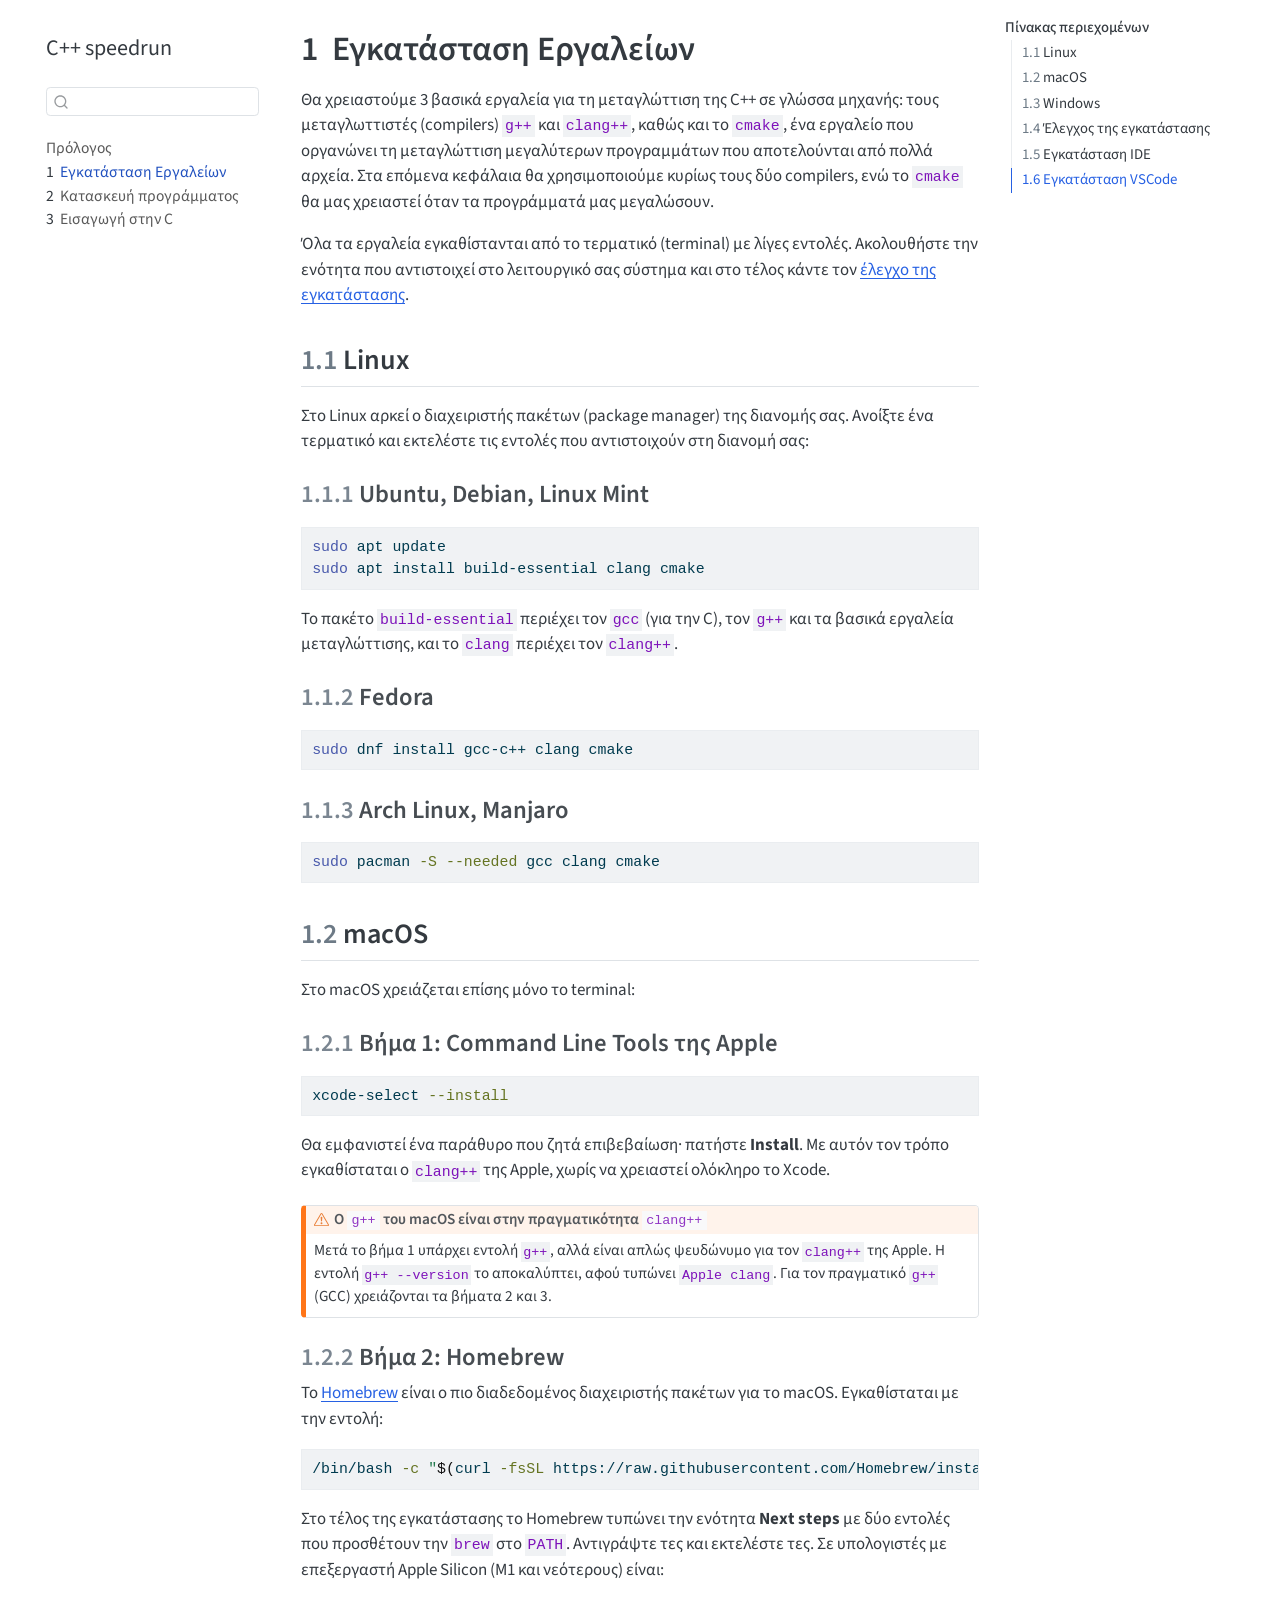
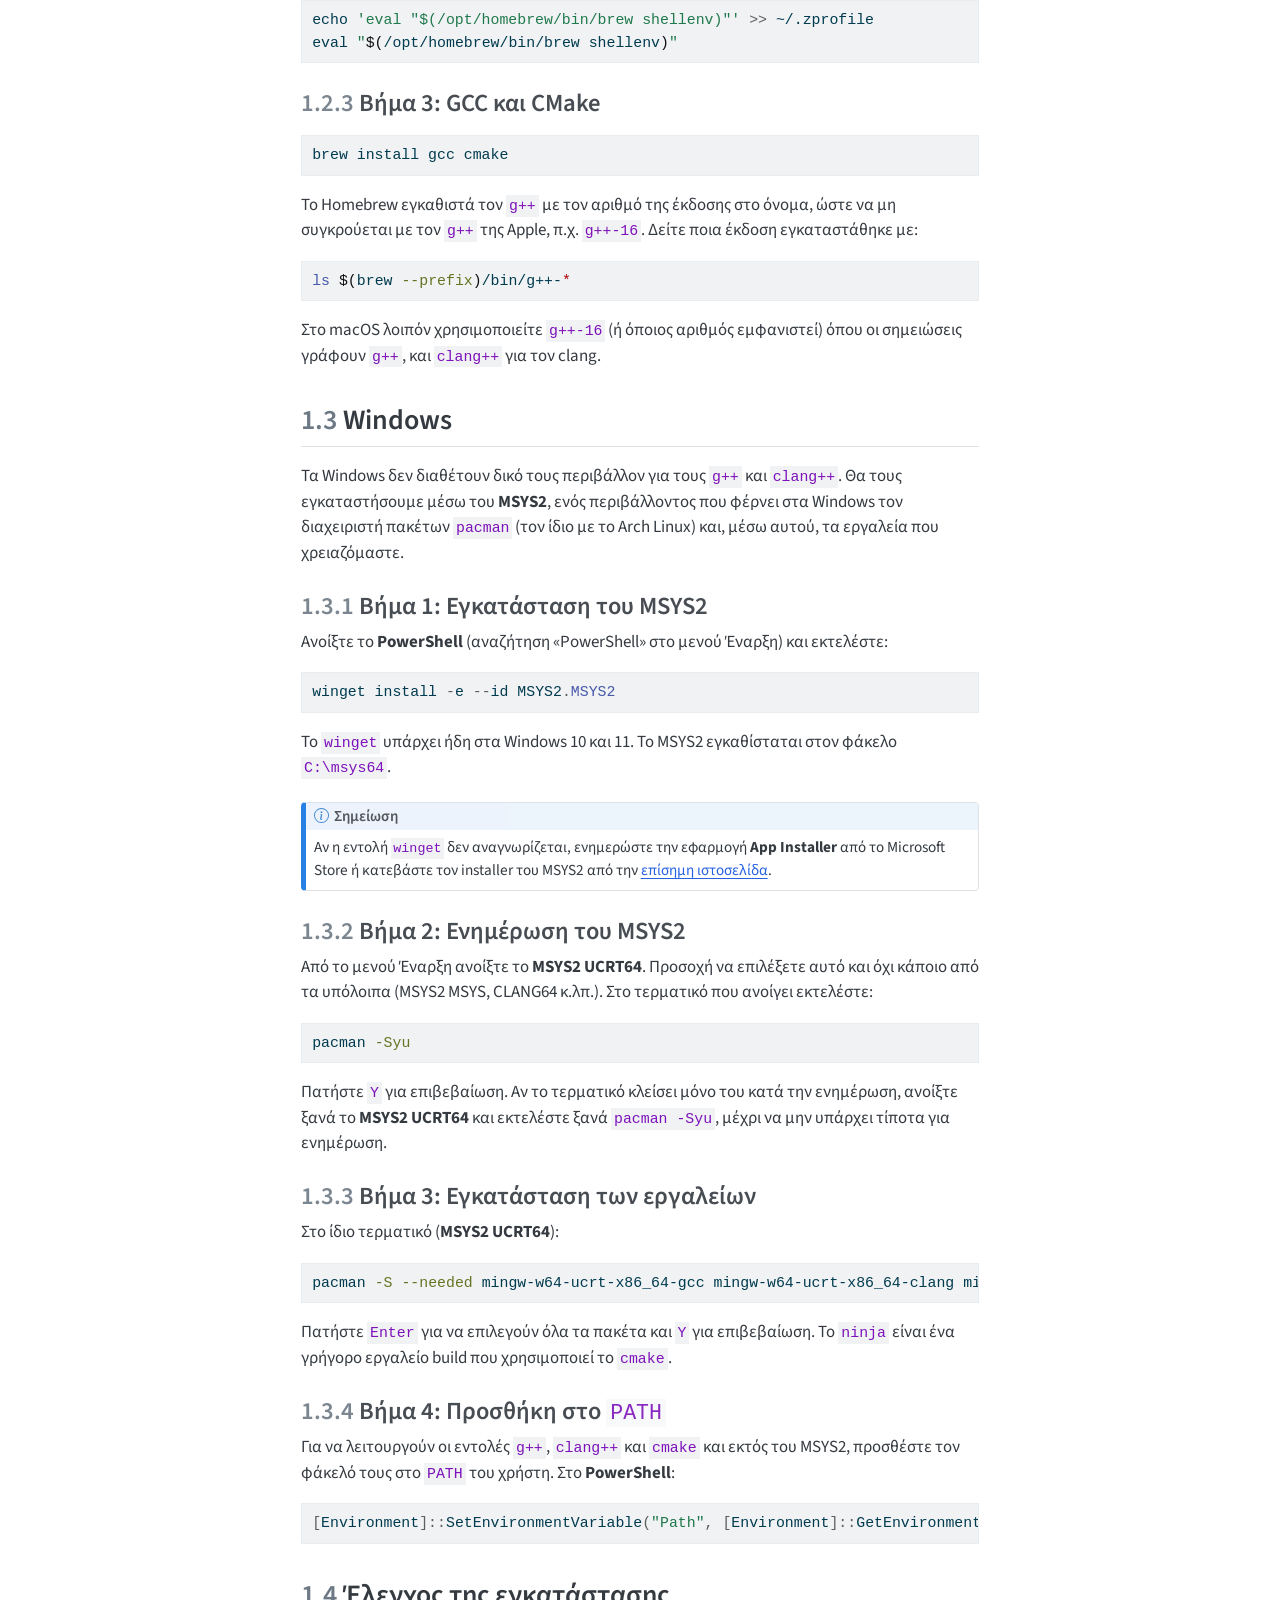
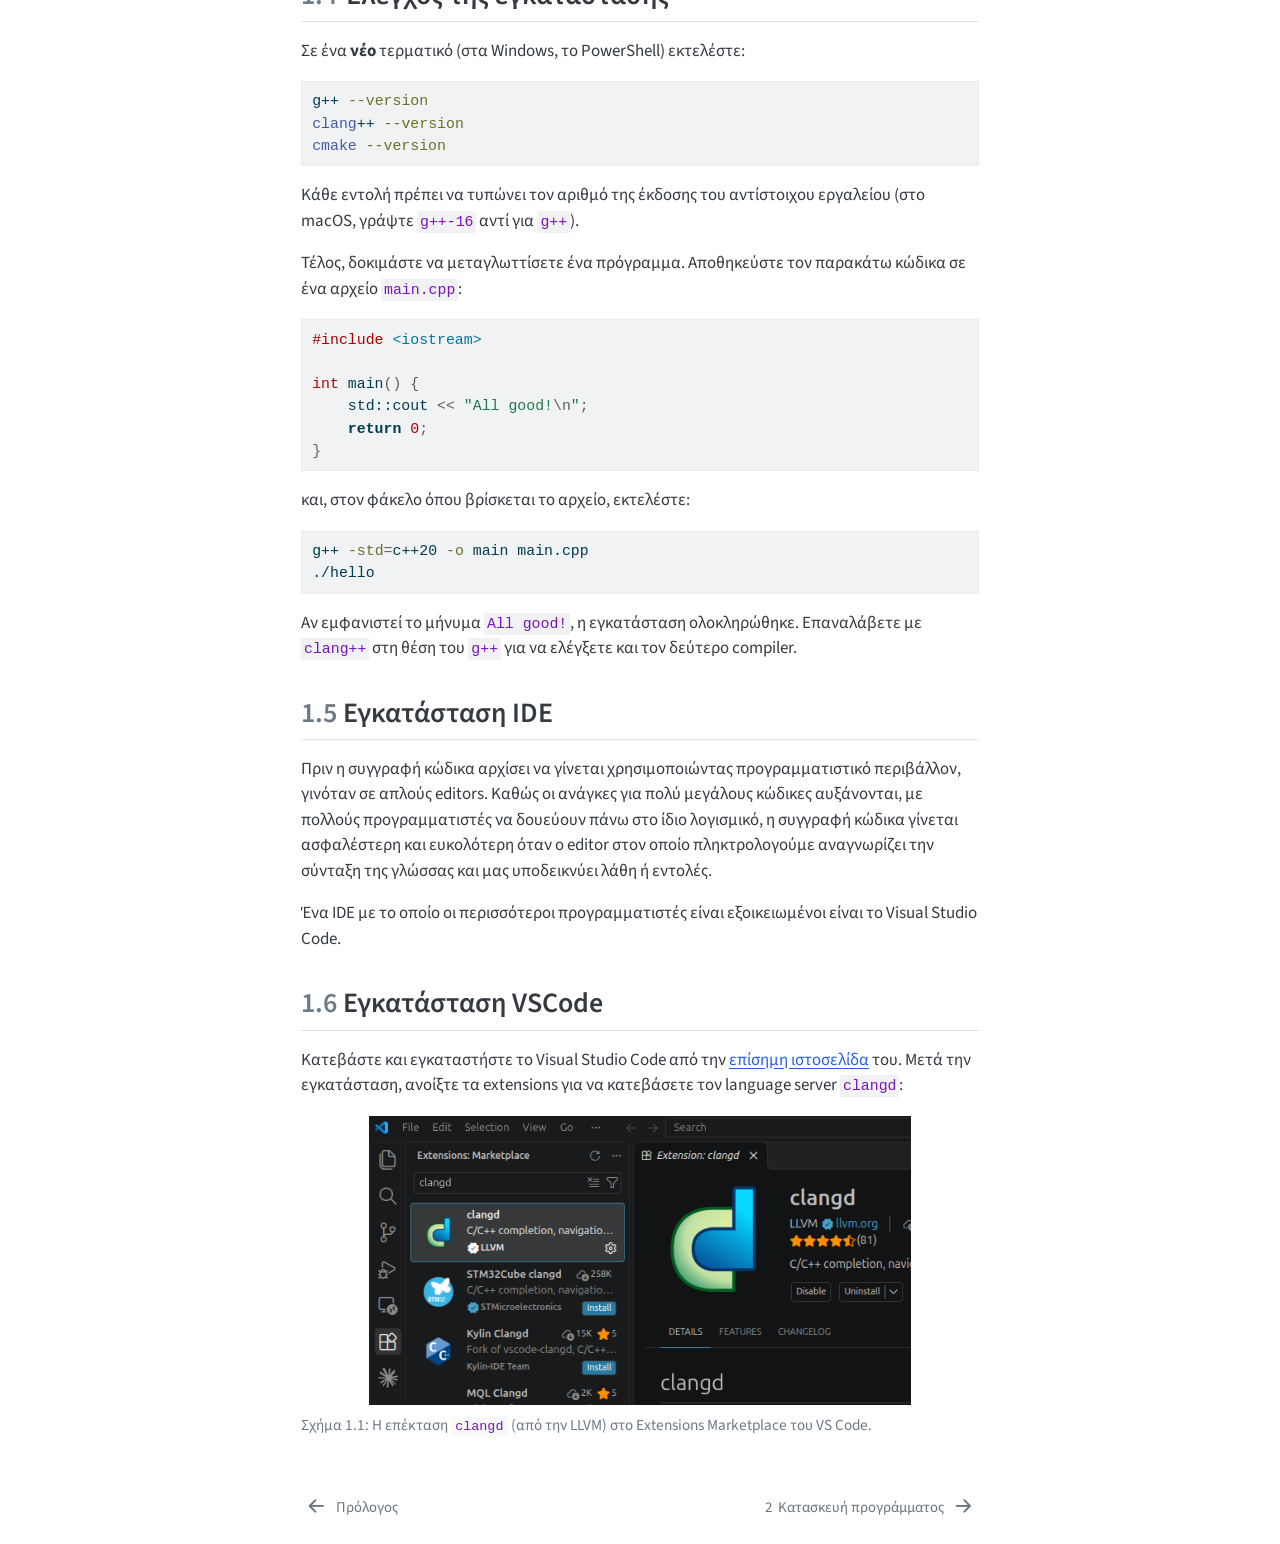
<file: softwares.html>
<!DOCTYPE html>
<html xmlns="http://www.w3.org/1999/xhtml" lang="el" xml:lang="el"><head>

<meta charset="utf-8">
<meta name="generator" content="quarto-1.10.19">

<meta name="viewport" content="width=device-width, initial-scale=1.0, user-scalable=yes">


<title>1&nbsp; Εγκατάσταση Εργαλείων – C++ speedrun</title>
<style>
/* Default styles provided by pandoc.
** See https://pandoc.org/MANUAL.html#variables-for-html for config info.
*/
span.smallcaps{font-variant: small-caps;}
div.columns{display: flex; gap: 1.5em;}
div.column{flex: auto;}
@media screen {
div.columns{gap: min(4vw, 1.5em);}
div.column{overflow-x: auto;}
}
div.hanging-indent{margin-left: 1.5em; text-indent: -1.5em;}
ul.task-list{list-style: none;}
ul.task-list li input[type="checkbox"] {
  width: 0.8em;
  margin: 0 0.8em 0.2em -1em; /* quarto-specific, see https://github.com/quarto-dev/quarto-cli/issues/4556 */ 
  vertical-align: middle;
}
/* CSS for syntax highlighting */
html { -webkit-text-size-adjust: 100%; }
pre > code.sourceCode { white-space: pre; position: relative; }
pre > code.sourceCode > span { display: inline-block; line-height: 1.25; }
pre > code.sourceCode > span:empty { height: 1.2em; }
.sourceCode { overflow: visible; }
code.sourceCode > span { color: inherit; text-decoration: inherit; }
div.sourceCode { margin: 1em 0; }
pre.sourceCode { margin: 0; }
@media screen {
div.sourceCode { overflow: auto; }
}
@media print {
pre > code.sourceCode { white-space: pre-wrap; }
pre > code.sourceCode > span { text-indent: -5em; padding-left: 5em; }
}
pre.numberSource code
  { counter-reset: source-line 0; }
pre.numberSource code > span
  { position: relative; left: -4em; counter-increment: source-line; }
pre.numberSource code > span > a:first-child::before
  { content: counter(source-line);
    position: relative; left: -1em; text-align: right; vertical-align: baseline;
    border: none; display: inline-block;
    -webkit-touch-callout: none; -webkit-user-select: none;
    -khtml-user-select: none; -moz-user-select: none;
    -ms-user-select: none; user-select: none;
    padding: 0 4px; width: 4em;
  }
pre.numberSource { margin-left: 3em;  padding-left: 4px; }
div.sourceCode
  {   }
@media screen {
pre > code.sourceCode > span > a:first-child::before { text-decoration: underline; }
}
</style>


<script src="site_libs/quarto-nav/quarto-nav.js"></script>
<script src="site_libs/quarto-nav/headroom.min.js"></script>
<script src="site_libs/clipboard/clipboard.min.js"></script>
<script src="site_libs/quarto-search/autocomplete.umd.js"></script>
<script src="site_libs/quarto-search/fuse.min.js"></script>
<script src="site_libs/quarto-search/quarto-search.js"></script>
<meta name="quarto:offset" content="./">
<link href="./program-creation.html" rel="next">
<link href="./index.html" rel="prev">
<script src="site_libs/quarto-html/quarto.js" type="module"></script>
<script src="site_libs/quarto-html/tabsets/tabsets.js" type="module"></script>
<script src="site_libs/quarto-html/popper.min.js"></script>
<script src="site_libs/quarto-html/tippy.umd.min.js"></script>
<script src="site_libs/quarto-html/anchor.min.js"></script>
<link href="site_libs/quarto-html/tippy.css" rel="stylesheet">
<link href="site_libs/quarto-html/quarto-syntax-highlighting-bf27225e3a48a9273f3daa8f8e829971.css" rel="stylesheet" id="quarto-text-highlighting-styles">
<script src="site_libs/bootstrap/bootstrap.min.js"></script>
<link href="site_libs/bootstrap/bootstrap-icons.css" rel="stylesheet">
<link href="site_libs/bootstrap/bootstrap-5b233c69db2014fbd59a22ccf4bbc642.min.css" rel="stylesheet" append-hash="true" id="quarto-bootstrap" data-mode="light">
<script id="quarto-search-options" type="application/json">{
  "location": "sidebar",
  "copy-button": false,
  "collapse-after": 3,
  "panel-placement": "start",
  "type": "textbox",
  "limit": 50,
  "keyboard-shortcut": [
    "f",
    "/",
    "s"
  ],
  "show-item-context": false,
  "language": {
    "search-no-results-text": "Δεν βρέθηκαν αποτελέσματα",
    "search-matching-documents-text": "ταιριάζοντα έγγραφα",
    "search-copy-link-title": "Αντιγραφή συνδέσμου αναζήτησης",
    "search-hide-matches-text": "Απόκρυψη επιπλέον αντιστοιχιών",
    "search-more-match-text": "επιπλέον αντιστοιχία σε αυτό το έγγραφο",
    "search-more-matches-text": "επιπλέον αντιστοιχίες σε αυτό το έγγραφο",
    "search-clear-button-title": "Καθαρισμός",
    "search-text-placeholder": "",
    "search-detached-cancel-button-title": "Ακύρωση",
    "search-submit-button-title": "Υποβολή",
    "search-label": "Αναζήτηση"
  }
}</script>


</head>

<body class="nav-sidebar floating quarto-light">

<div id="quarto-search-results"></div>
  <header id="quarto-header" class="headroom fixed-top">
  <nav class="quarto-secondary-nav">
    <div class="container-fluid d-flex">
      <button type="button" class="quarto-btn-toggle btn" data-bs-toggle="collapse" role="button" data-bs-target=".quarto-sidebar-collapse-item" aria-controls="quarto-sidebar" aria-expanded="false" aria-label="Εναλλαγή πλαϊνής γραμμής πλοήγησης" onclick="if (window.quartoToggleHeadroom) { window.quartoToggleHeadroom(); }">
        <i class="bi bi-layout-text-sidebar-reverse"></i>
      </button>
        <nav class="quarto-page-breadcrumbs" aria-label="breadcrumb"><ol class="breadcrumb"><li class="breadcrumb-item"><a href="./softwares.html"><span class="chapter-number">1</span>&nbsp; <span class="chapter-title">Εγκατάσταση Εργαλείων</span></a></li></ol></nav>
        <a class="flex-grow-1" role="navigation" data-bs-toggle="collapse" data-bs-target=".quarto-sidebar-collapse-item" aria-controls="quarto-sidebar" aria-expanded="false" aria-label="Εναλλαγή πλαϊνής γραμμής πλοήγησης" onclick="if (window.quartoToggleHeadroom) { window.quartoToggleHeadroom(); }">      
        </a>
      <button type="button" class="btn quarto-search-button" aria-label="Αναζήτηση" onclick="window.quartoOpenSearch();">
        <i class="bi bi-search"></i>
      </button>
    </div>
  </nav>
</header>
<!-- content -->
<div id="quarto-content" class="quarto-container page-columns page-rows-contents page-layout-article">
<!-- sidebar -->
  <nav id="quarto-sidebar" class="sidebar collapse collapse-horizontal quarto-sidebar-collapse-item sidebar-navigation floating overflow-auto">
    <div class="pt-lg-2 mt-2 text-left sidebar-header">
    <div class="sidebar-title mb-0 py-0">
      <a href="./">C++ speedrun</a> 
    </div>
      </div>
        <div class="mt-2 flex-shrink-0 align-items-center">
        <div class="sidebar-search">
        <div id="quarto-search" class="" title="Αναζήτηση"></div>
        </div>
        </div>
    <div class="sidebar-menu-container"> 
    <ul class="list-unstyled mt-1">
        <li class="sidebar-item">
  <div class="sidebar-item-container"> 
  <a href="./index.html" class="sidebar-item-text sidebar-link">
 <span class="menu-text">Πρόλογος</span></a>
  </div>
</li>
        <li class="sidebar-item">
  <div class="sidebar-item-container"> 
  <a href="./softwares.html" class="sidebar-item-text sidebar-link active">
 <span class="menu-text"><span class="chapter-number">1</span>&nbsp; <span class="chapter-title">Εγκατάσταση Εργαλείων</span></span></a>
  </div>
</li>
        <li class="sidebar-item">
  <div class="sidebar-item-container"> 
  <a href="./program-creation.html" class="sidebar-item-text sidebar-link">
 <span class="menu-text"><span class="chapter-number">2</span>&nbsp; <span class="chapter-title">Κατασκευή προγράμματος</span></span></a>
  </div>
</li>
        <li class="sidebar-item">
  <div class="sidebar-item-container"> 
  <a href="./chapter1/c_intro.html" class="sidebar-item-text sidebar-link">
 <span class="menu-text"><span class="chapter-number">3</span>&nbsp; <span class="chapter-title">Εισαγωγή στην C</span></span></a>
  </div>
</li>
    </ul>
    </div>
</nav>
<div id="quarto-sidebar-glass" class="quarto-sidebar-collapse-item" data-bs-toggle="collapse" data-bs-target=".quarto-sidebar-collapse-item"></div>
<!-- margin-sidebar -->
    <div id="quarto-margin-sidebar" class="sidebar margin-sidebar">
        <nav id="TOC" role="doc-toc" class="toc-active">
    <h2 id="toc-title">Πίνακας περιεχομένων</h2>
   
  <ul>
  <li><a href="#linux" id="toc-linux" class="nav-link active" data-scroll-target="#linux"><span class="header-section-number">1.1</span> Linux</a>
  <ul class="collapse">
  <li><a href="#ubuntu-debian-linux-mint" id="toc-ubuntu-debian-linux-mint" class="nav-link" data-scroll-target="#ubuntu-debian-linux-mint"><span class="header-section-number">1.1.1</span> Ubuntu, Debian, Linux Mint</a></li>
  <li><a href="#fedora" id="toc-fedora" class="nav-link" data-scroll-target="#fedora"><span class="header-section-number">1.1.2</span> Fedora</a></li>
  <li><a href="#arch-linux-manjaro" id="toc-arch-linux-manjaro" class="nav-link" data-scroll-target="#arch-linux-manjaro"><span class="header-section-number">1.1.3</span> Arch Linux, Manjaro</a></li>
  </ul></li>
  <li><a href="#macos" id="toc-macos" class="nav-link" data-scroll-target="#macos"><span class="header-section-number">1.2</span> macOS</a>
  <ul class="collapse">
  <li><a href="#βήμα-1-command-line-tools-της-apple" id="toc-βήμα-1-command-line-tools-της-apple" class="nav-link" data-scroll-target="#βήμα-1-command-line-tools-της-apple"><span class="header-section-number">1.2.1</span> Βήμα 1: Command Line Tools της Apple</a></li>
  <li><a href="#βήμα-2-homebrew" id="toc-βήμα-2-homebrew" class="nav-link" data-scroll-target="#βήμα-2-homebrew"><span class="header-section-number">1.2.2</span> Βήμα 2: Homebrew</a></li>
  <li><a href="#βήμα-3-gcc-και-cmake" id="toc-βήμα-3-gcc-και-cmake" class="nav-link" data-scroll-target="#βήμα-3-gcc-και-cmake"><span class="header-section-number">1.2.3</span> Βήμα 3: GCC και CMake</a></li>
  </ul></li>
  <li><a href="#windows" id="toc-windows" class="nav-link" data-scroll-target="#windows"><span class="header-section-number">1.3</span> Windows</a>
  <ul class="collapse">
  <li><a href="#βήμα-1-εγκατάσταση-του-msys2" id="toc-βήμα-1-εγκατάσταση-του-msys2" class="nav-link" data-scroll-target="#βήμα-1-εγκατάσταση-του-msys2"><span class="header-section-number">1.3.1</span> Βήμα 1: Εγκατάσταση του MSYS2</a></li>
  <li><a href="#βήμα-2-ενημέρωση-του-msys2" id="toc-βήμα-2-ενημέρωση-του-msys2" class="nav-link" data-scroll-target="#βήμα-2-ενημέρωση-του-msys2"><span class="header-section-number">1.3.2</span> Βήμα 2: Ενημέρωση του MSYS2</a></li>
  <li><a href="#βήμα-3-εγκατάσταση-των-εργαλείων" id="toc-βήμα-3-εγκατάσταση-των-εργαλείων" class="nav-link" data-scroll-target="#βήμα-3-εγκατάσταση-των-εργαλείων"><span class="header-section-number">1.3.3</span> Βήμα 3: Εγκατάσταση των εργαλείων</a></li>
  <li><a href="#βήμα-4-προσθήκη-στο-path" id="toc-βήμα-4-προσθήκη-στο-path" class="nav-link" data-scroll-target="#βήμα-4-προσθήκη-στο-path"><span class="header-section-number">1.3.4</span> Βήμα 4: Προσθήκη στο <code>PATH</code></a></li>
  </ul></li>
  <li><a href="#sec-install-check" id="toc-sec-install-check" class="nav-link" data-scroll-target="#sec-install-check"><span class="header-section-number">1.4</span> Έλεγχος της εγκατάστασης</a></li>
  <li><a href="#εγκατάσταση-ide" id="toc-εγκατάσταση-ide" class="nav-link" data-scroll-target="#εγκατάσταση-ide"><span class="header-section-number">1.5</span> Εγκατάσταση IDE</a></li>
  <li><a href="#εγκατάσταση-vscode" id="toc-εγκατάσταση-vscode" class="nav-link" data-scroll-target="#εγκατάσταση-vscode"><span class="header-section-number">1.6</span> Εγκατάσταση VSCode</a></li>
  </ul>
</nav>
    </div>
<!-- main -->
<main class="content" id="quarto-document-content">

<header id="title-block-header" class="quarto-title-block default">
<div class="quarto-title">
<h1 class="title"><span class="chapter-number">1</span>&nbsp; <span class="chapter-title">Εγκατάσταση Εργαλείων</span></h1>
</div>



<div class="quarto-title-meta">

    
  
    
  </div>
  


</header>


<p>Θα χρειαστούμε 3 βασικά εργαλεία για τη μεταγλώττιση της <span style="white-space: nowrap">C++</span> σε γλώσσα μηχανής: τους μεταγλωττιστές (compilers) <code>g++</code> και <code>clang++</code>, καθώς και το <code>cmake</code>, ένα εργαλείο που οργανώνει τη μεταγλώττιση μεγαλύτερων προγραμμάτων που αποτελούνται από πολλά αρχεία. Στα επόμενα κεφάλαια θα χρησιμοποιούμε κυρίως τους δύο compilers, ενώ το <code>cmake</code> θα μας χρειαστεί όταν τα προγράμματά μας μεγαλώσουν.</p>
<p>Όλα τα εργαλεία εγκαθίστανται από το τερματικό (terminal) με λίγες εντολές. Ακολουθήστε την ενότητα που αντιστοιχεί στο λειτουργικό σας σύστημα και στο τέλος κάντε τον <a href="#sec-install-check">έλεγχο της εγκατάστασης</a>.</p>
<section id="linux" class="level2" data-number="1.1">
<h2 data-number="1.1" class="anchored" data-anchor-id="linux"><span class="header-section-number">1.1</span> Linux</h2>
<p>Στο Linux αρκεί ο διαχειριστής πακέτων (package manager) της διανομής σας. Ανοίξτε ένα τερματικό και εκτελέστε τις εντολές που αντιστοιχούν στη διανομή σας:</p>
<section id="ubuntu-debian-linux-mint" class="level3" data-number="1.1.1">
<h3 data-number="1.1.1" class="anchored" data-anchor-id="ubuntu-debian-linux-mint"><span class="header-section-number">1.1.1</span> Ubuntu, Debian, Linux Mint</h3>
<div class="code-copy-outer-scaffold"><div class="sourceCode" id="cb1"><pre class="sourceCode bash code-with-copy"><code class="sourceCode bash"><span id="cb1-1"><a href="#cb1-1" aria-hidden="true" tabindex="-1"></a><span class="fu">sudo</span> apt update</span>
<span id="cb1-2"><a href="#cb1-2" aria-hidden="true" tabindex="-1"></a><span class="fu">sudo</span> apt install build-essential clang cmake</span></code></pre></div><button title="Αντιγραφή στο πρόχειρο" class="code-copy-button"><i class="bi"></i></button></div>
<p>Το πακέτο <code>build-essential</code> περιέχει τον <code>gcc</code> (για την C), τον <code>g++</code> και τα βασικά εργαλεία μεταγλώττισης, και το <code>clang</code> περιέχει τον <code>clang++</code>.</p>
</section>
<section id="fedora" class="level3" data-number="1.1.2">
<h3 data-number="1.1.2" class="anchored" data-anchor-id="fedora"><span class="header-section-number">1.1.2</span> Fedora</h3>
<div class="code-copy-outer-scaffold"><div class="sourceCode" id="cb2"><pre class="sourceCode bash code-with-copy"><code class="sourceCode bash"><span id="cb2-1"><a href="#cb2-1" aria-hidden="true" tabindex="-1"></a><span class="fu">sudo</span> dnf install gcc-c++ clang cmake</span></code></pre></div><button title="Αντιγραφή στο πρόχειρο" class="code-copy-button"><i class="bi"></i></button></div>
</section>
<section id="arch-linux-manjaro" class="level3" data-number="1.1.3">
<h3 data-number="1.1.3" class="anchored" data-anchor-id="arch-linux-manjaro"><span class="header-section-number">1.1.3</span> Arch Linux, Manjaro</h3>
<div class="code-copy-outer-scaffold"><div class="sourceCode" id="cb3"><pre class="sourceCode bash code-with-copy"><code class="sourceCode bash"><span id="cb3-1"><a href="#cb3-1" aria-hidden="true" tabindex="-1"></a><span class="fu">sudo</span> pacman <span class="at">-S</span> <span class="at">--needed</span> gcc clang cmake</span></code></pre></div><button title="Αντιγραφή στο πρόχειρο" class="code-copy-button"><i class="bi"></i></button></div>
</section>
</section>
<section id="macos" class="level2" data-number="1.2">
<h2 data-number="1.2" class="anchored" data-anchor-id="macos"><span class="header-section-number">1.2</span> macOS</h2>
<p>Στο macOS χρειάζεται επίσης μόνο το terminal:</p>
<section id="βήμα-1-command-line-tools-της-apple" class="level3" data-number="1.2.1">
<h3 data-number="1.2.1" class="anchored" data-anchor-id="βήμα-1-command-line-tools-της-apple"><span class="header-section-number">1.2.1</span> Βήμα 1: Command Line Tools της Apple</h3>
<div class="code-copy-outer-scaffold"><div class="sourceCode" id="cb4"><pre class="sourceCode bash code-with-copy"><code class="sourceCode bash"><span id="cb4-1"><a href="#cb4-1" aria-hidden="true" tabindex="-1"></a><span class="ex">xcode-select</span> <span class="at">--install</span></span></code></pre></div><button title="Αντιγραφή στο πρόχειρο" class="code-copy-button"><i class="bi"></i></button></div>
<p>Θα εμφανιστεί ένα παράθυρο που ζητά επιβεβαίωση· πατήστε <strong>Install</strong>. Με αυτόν τον τρόπο εγκαθίσταται ο <code>clang++</code> της Apple, χωρίς να χρειαστεί ολόκληρο το Xcode.</p>
<div class="callout callout-style-default callout-warning callout-titled">
<div class="callout-header d-flex align-content-center">
<div class="callout-icon-container">
<i class="callout-icon"></i>
</div>
<div class="callout-title-container flex-fill">
<span class="screen-reader-only">Προειδοποίηση</span>Ο <code>g++</code> του macOS είναι στην πραγματικότητα <code>clang++</code>
</div>
</div>
<div class="callout-body-container callout-body">
<p>Μετά το βήμα 1 υπάρχει εντολή <code>g++</code>, αλλά είναι απλώς ψευδώνυμο για τον <code>clang++</code> της Apple. Η εντολή <code>g++ --version</code> το αποκαλύπτει, αφού τυπώνει <code>Apple clang</code>. Για τον πραγματικό <code>g++</code> (GCC) χρειάζονται τα βήματα 2 και 3.</p>
</div>
</div>
</section>
<section id="βήμα-2-homebrew" class="level3" data-number="1.2.2">
<h3 data-number="1.2.2" class="anchored" data-anchor-id="βήμα-2-homebrew"><span class="header-section-number">1.2.2</span> Βήμα 2: Homebrew</h3>
<p>Το <a href="https://brew.sh">Homebrew</a> είναι ο πιο διαδεδομένος διαχειριστής πακέτων για το macOS. Εγκαθίσταται με την εντολή:</p>
<div class="code-copy-outer-scaffold"><div class="sourceCode" id="cb5"><pre class="sourceCode bash code-with-copy"><code class="sourceCode bash"><span id="cb5-1"><a href="#cb5-1" aria-hidden="true" tabindex="-1"></a><span class="ex">/bin/bash</span> <span class="at">-c</span> <span class="st">"</span><span class="va">$(</span><span class="ex">curl</span> <span class="at">-fsSL</span> https://raw.githubusercontent.com/Homebrew/install/HEAD/install.sh<span class="va">)</span><span class="st">"</span></span></code></pre></div><button title="Αντιγραφή στο πρόχειρο" class="code-copy-button"><i class="bi"></i></button></div>
<p>Στο τέλος της εγκατάστασης το Homebrew τυπώνει την ενότητα <strong>Next steps</strong> με δύο εντολές που προσθέτουν την <code>brew</code> στο <code>PATH</code>. Αντιγράψτε τες και εκτελέστε τες. Σε υπολογιστές με επεξεργαστή Apple Silicon (M1 και νεότερους) είναι:</p>
<div class="code-copy-outer-scaffold"><div class="sourceCode" id="cb6"><pre class="sourceCode bash code-with-copy"><code class="sourceCode bash"><span id="cb6-1"><a href="#cb6-1" aria-hidden="true" tabindex="-1"></a><span class="bu">echo</span> <span class="st">'eval "$(/opt/homebrew/bin/brew shellenv)"'</span> <span class="op">&gt;&gt;</span> ~/.zprofile</span>
<span id="cb6-2"><a href="#cb6-2" aria-hidden="true" tabindex="-1"></a><span class="bu">eval</span> <span class="st">"</span><span class="va">$(</span><span class="ex">/opt/homebrew/bin/brew</span> shellenv<span class="va">)</span><span class="st">"</span></span></code></pre></div><button title="Αντιγραφή στο πρόχειρο" class="code-copy-button"><i class="bi"></i></button></div>
</section>
<section id="βήμα-3-gcc-και-cmake" class="level3" data-number="1.2.3">
<h3 data-number="1.2.3" class="anchored" data-anchor-id="βήμα-3-gcc-και-cmake"><span class="header-section-number">1.2.3</span> Βήμα 3: GCC και CMake</h3>
<div class="code-copy-outer-scaffold"><div class="sourceCode" id="cb7"><pre class="sourceCode bash code-with-copy"><code class="sourceCode bash"><span id="cb7-1"><a href="#cb7-1" aria-hidden="true" tabindex="-1"></a><span class="ex">brew</span> install gcc cmake</span></code></pre></div><button title="Αντιγραφή στο πρόχειρο" class="code-copy-button"><i class="bi"></i></button></div>
<p>Το Homebrew εγκαθιστά τον <code>g++</code> με τον αριθμό της έκδοσης στο όνομα, ώστε να μη συγκρούεται με τον <code>g++</code> της Apple, π.χ. <code>g++-16</code>. Δείτε ποια έκδοση εγκαταστάθηκε με:</p>
<div class="code-copy-outer-scaffold"><div class="sourceCode" id="cb8"><pre class="sourceCode bash code-with-copy"><code class="sourceCode bash"><span id="cb8-1"><a href="#cb8-1" aria-hidden="true" tabindex="-1"></a><span class="fu">ls</span> <span class="va">$(</span><span class="ex">brew</span> <span class="at">--prefix</span><span class="va">)</span>/bin/g++-<span class="pp">*</span></span></code></pre></div><button title="Αντιγραφή στο πρόχειρο" class="code-copy-button"><i class="bi"></i></button></div>
<p>Στο macOS λοιπόν χρησιμοποιείτε <code>g++-16</code> (ή όποιος αριθμός εμφανιστεί) όπου οι σημειώσεις γράφουν <code>g++</code>, και <code>clang++</code> για τον clang.</p>
</section>
</section>
<section id="windows" class="level2" data-number="1.3">
<h2 data-number="1.3" class="anchored" data-anchor-id="windows"><span class="header-section-number">1.3</span> Windows</h2>
<p>Τα Windows δεν διαθέτουν δικό τους περιβάλλον για τους <code>g++</code> και <code>clang++</code>. Θα τους εγκαταστήσουμε μέσω του <strong>MSYS2</strong>, ενός περιβάλλοντος που φέρνει στα Windows τον διαχειριστή πακέτων <code>pacman</code> (τον ίδιο με το Arch Linux) και, μέσω αυτού, τα εργαλεία που χρειαζόμαστε.</p>
<section id="βήμα-1-εγκατάσταση-του-msys2" class="level3" data-number="1.3.1">
<h3 data-number="1.3.1" class="anchored" data-anchor-id="βήμα-1-εγκατάσταση-του-msys2"><span class="header-section-number">1.3.1</span> Βήμα 1: Εγκατάσταση του MSYS2</h3>
<p>Ανοίξτε το <strong>PowerShell</strong> (αναζήτηση «PowerShell» στο μενού Έναρξη) και εκτελέστε:</p>
<div class="code-copy-outer-scaffold"><div class="sourceCode" id="cb9"><pre class="sourceCode powershell code-with-copy"><code class="sourceCode powershell"><span id="cb9-1"><a href="#cb9-1" aria-hidden="true" tabindex="-1"></a>winget install <span class="op">-</span>e <span class="op">--</span>id MSYS2<span class="op">.</span><span class="fu">MSYS2</span></span></code></pre></div><button title="Αντιγραφή στο πρόχειρο" class="code-copy-button"><i class="bi"></i></button></div>
<p>Το <code>winget</code> υπάρχει ήδη στα Windows 10 και 11. Το MSYS2 εγκαθίσταται στον φάκελο <code>C:\msys64</code>.</p>
<div class="callout callout-style-default callout-note callout-titled">
<div class="callout-header d-flex align-content-center">
<div class="callout-icon-container">
<i class="callout-icon"></i>
</div>
<div class="callout-title-container flex-fill">
Σημείωση
</div>
</div>
<div class="callout-body-container callout-body">
<p>Αν η εντολή <code>winget</code> δεν αναγνωρίζεται, ενημερώστε την εφαρμογή <strong>App Installer</strong> από το Microsoft Store ή κατεβάστε τον installer του MSYS2 από την <a href="https://www.msys2.org">επίσημη ιστοσελίδα</a>.</p>
</div>
</div>
</section>
<section id="βήμα-2-ενημέρωση-του-msys2" class="level3" data-number="1.3.2">
<h3 data-number="1.3.2" class="anchored" data-anchor-id="βήμα-2-ενημέρωση-του-msys2"><span class="header-section-number">1.3.2</span> Βήμα 2: Ενημέρωση του MSYS2</h3>
<p>Από το μενού Έναρξη ανοίξτε το <strong>MSYS2 UCRT64</strong>. Προσοχή να επιλέξετε αυτό και όχι κάποιο από τα υπόλοιπα (MSYS2 MSYS, CLANG64 κ.λπ.). Στο τερματικό που ανοίγει εκτελέστε:</p>
<div class="code-copy-outer-scaffold"><div class="sourceCode" id="cb10"><pre class="sourceCode bash code-with-copy"><code class="sourceCode bash"><span id="cb10-1"><a href="#cb10-1" aria-hidden="true" tabindex="-1"></a><span class="ex">pacman</span> <span class="at">-Syu</span></span></code></pre></div><button title="Αντιγραφή στο πρόχειρο" class="code-copy-button"><i class="bi"></i></button></div>
<p>Πατήστε <code>Y</code> για επιβεβαίωση. Αν το τερματικό κλείσει μόνο του κατά την ενημέρωση, ανοίξτε ξανά το <strong>MSYS2 UCRT64</strong> και εκτελέστε ξανά <code>pacman -Syu</code>, μέχρι να μην υπάρχει τίποτα για ενημέρωση.</p>
</section>
<section id="βήμα-3-εγκατάσταση-των-εργαλείων" class="level3" data-number="1.3.3">
<h3 data-number="1.3.3" class="anchored" data-anchor-id="βήμα-3-εγκατάσταση-των-εργαλείων"><span class="header-section-number">1.3.3</span> Βήμα 3: Εγκατάσταση των εργαλείων</h3>
<p>Στο ίδιο τερματικό (<strong>MSYS2 UCRT64</strong>):</p>
<div class="code-copy-outer-scaffold"><div class="sourceCode" id="cb11"><pre class="sourceCode bash code-with-copy"><code class="sourceCode bash"><span id="cb11-1"><a href="#cb11-1" aria-hidden="true" tabindex="-1"></a><span class="ex">pacman</span> <span class="at">-S</span> <span class="at">--needed</span> mingw-w64-ucrt-x86_64-gcc mingw-w64-ucrt-x86_64-clang mingw-w64-ucrt-x86_64-cmake mingw-w64-ucrt-x86_64-ninja</span></code></pre></div><button title="Αντιγραφή στο πρόχειρο" class="code-copy-button"><i class="bi"></i></button></div>
<p>Πατήστε <code>Enter</code> για να επιλεγούν όλα τα πακέτα και <code>Y</code> για επιβεβαίωση. Το <code>ninja</code> είναι ένα γρήγορο εργαλείο build που χρησιμοποιεί το <code>cmake</code>.</p>
</section>
<section id="βήμα-4-προσθήκη-στο-path" class="level3" data-number="1.3.4">
<h3 data-number="1.3.4" class="anchored" data-anchor-id="βήμα-4-προσθήκη-στο-path"><span class="header-section-number">1.3.4</span> Βήμα 4: Προσθήκη στο <code>PATH</code></h3>
<p>Για να λειτουργούν οι εντολές <code>g++</code>, <code>clang++</code> και <code>cmake</code> και εκτός του MSYS2, προσθέστε τον φάκελό τους στο <code>PATH</code> του χρήστη. Στο <strong>PowerShell</strong>:</p>
<div class="code-copy-outer-scaffold"><div class="sourceCode" id="cb12"><pre class="sourceCode powershell code-with-copy"><code class="sourceCode powershell"><span id="cb12-1"><a href="#cb12-1" aria-hidden="true" tabindex="-1"></a><span class="op">[</span>Environment<span class="op">]::</span>SetEnvironmentVariable<span class="op">(</span><span class="st">"Path"</span><span class="op">,</span> <span class="op">[</span>Environment<span class="op">]::</span>GetEnvironmentVariable<span class="op">(</span><span class="st">"Path"</span><span class="op">,</span> <span class="st">"User"</span><span class="op">)</span> <span class="op">+</span> <span class="st">";C:\msys64\ucrt64\bin"</span><span class="op">,</span> <span class="st">"User"</span><span class="op">)</span></span></code></pre></div><button title="Αντιγραφή στο πρόχειρο" class="code-copy-button"><i class="bi"></i></button></div>
</section>
</section>
<section id="sec-install-check" class="level2" data-number="1.4">
<h2 data-number="1.4" class="anchored" data-anchor-id="sec-install-check"><span class="header-section-number">1.4</span> Έλεγχος της εγκατάστασης</h2>
<p>Σε ένα <strong>νέο</strong> τερματικό (στα Windows, το PowerShell) εκτελέστε:</p>
<div class="code-copy-outer-scaffold"><div class="sourceCode" id="cb13"><pre class="sourceCode bash code-with-copy"><code class="sourceCode bash"><span id="cb13-1"><a href="#cb13-1" aria-hidden="true" tabindex="-1"></a><span class="ex">g++</span> <span class="at">--version</span></span>
<span id="cb13-2"><a href="#cb13-2" aria-hidden="true" tabindex="-1"></a><span class="fu">clang</span>++ <span class="at">--version</span></span>
<span id="cb13-3"><a href="#cb13-3" aria-hidden="true" tabindex="-1"></a><span class="fu">cmake</span> <span class="at">--version</span></span></code></pre></div><button title="Αντιγραφή στο πρόχειρο" class="code-copy-button"><i class="bi"></i></button></div>
<p>Κάθε εντολή πρέπει να τυπώνει τον αριθμό της έκδοσης του αντίστοιχου εργαλείου (στο macOS, γράψτε <code>g++-16</code> αντί για <code>g++</code>).</p>
<p>Τέλος, δοκιμάστε να μεταγλωττίσετε ένα πρόγραμμα. Αποθηκεύστε τον παρακάτω κώδικα σε ένα αρχείο <code>main.cpp</code>:</p>
<div class="code-copy-outer-scaffold"><div class="sourceCode" id="cb14"><pre class="sourceCode cpp code-with-copy"><code class="sourceCode cpp"><span id="cb14-1"><a href="#cb14-1" aria-hidden="true" tabindex="-1"></a><span class="pp">#include </span><span class="im">&lt;iostream&gt;</span></span>
<span id="cb14-2"><a href="#cb14-2" aria-hidden="true" tabindex="-1"></a></span>
<span id="cb14-3"><a href="#cb14-3" aria-hidden="true" tabindex="-1"></a><span class="dt">int</span> main<span class="op">()</span> <span class="op">{</span></span>
<span id="cb14-4"><a href="#cb14-4" aria-hidden="true" tabindex="-1"></a>    <span class="bu">std::</span>cout <span class="op">&lt;&lt;</span> <span class="st">"All good!</span><span class="sc">\n</span><span class="st">"</span><span class="op">;</span></span>
<span id="cb14-5"><a href="#cb14-5" aria-hidden="true" tabindex="-1"></a>    <span class="cf">return</span> <span class="dv">0</span><span class="op">;</span></span>
<span id="cb14-6"><a href="#cb14-6" aria-hidden="true" tabindex="-1"></a><span class="op">}</span></span></code></pre></div><button title="Αντιγραφή στο πρόχειρο" class="code-copy-button"><i class="bi"></i></button></div>
<p>και, στον φάκελο όπου βρίσκεται το αρχείο, εκτελέστε:</p>
<div class="code-copy-outer-scaffold"><div class="sourceCode" id="cb15"><pre class="sourceCode bash code-with-copy"><code class="sourceCode bash"><span id="cb15-1"><a href="#cb15-1" aria-hidden="true" tabindex="-1"></a><span class="ex">g++</span> <span class="at">-std</span><span class="op">=</span>c++20 <span class="at">-o</span> main main.cpp</span>
<span id="cb15-2"><a href="#cb15-2" aria-hidden="true" tabindex="-1"></a><span class="ex">./hello</span></span></code></pre></div><button title="Αντιγραφή στο πρόχειρο" class="code-copy-button"><i class="bi"></i></button></div>
<p>Αν εμφανιστεί το μήνυμα <code>All good!</code>, η εγκατάσταση ολοκληρώθηκε. Επαναλάβετε με <code>clang++</code> στη θέση του <code>g++</code> για να ελέγξετε και τον δεύτερο compiler.</p>
</section>
<section id="εγκατάσταση-ide" class="level2" data-number="1.5">
<h2 data-number="1.5" class="anchored" data-anchor-id="εγκατάσταση-ide"><span class="header-section-number">1.5</span> Εγκατάσταση IDE</h2>
<p>Πριν η συγγραφή κώδικα αρχίσει να γίνεται χρησιμοποιώντας προγραμματιστικό περιβάλλον, γινόταν σε απλούς editors. Καθώς οι ανάγκες για πολύ μεγάλους κώδικες αυξάνονται, με πολλούς προγραμματιστές να δουεύουν πάνω στο ίδιο λογισμικό, η συγγραφή κώδικα γίνεται ασφαλέστερη και ευκολότερη όταν ο editor στον οποίο πληκτρολογούμε αναγνωρίζει την σύνταξη της γλώσσας και μας υποδεικνύει λάθη ή εντολές.</p>
<p>Ένα IDE με το οποίο οι περισσότεροι προγραμματιστές είναι εξοικειωμένοι είναι το Visual Studio Code.</p>
</section>
<section id="εγκατάσταση-vscode" class="level2" data-number="1.6">
<h2 data-number="1.6" class="anchored" data-anchor-id="εγκατάσταση-vscode"><span class="header-section-number">1.6</span> Εγκατάσταση VSCode</h2>
<p>Κατεβάστε και εγκαταστήστε το Visual Studio Code από την <a href="https://code.visualstudio.com/download?_exp_download=d53503e735">επίσημη ιστοσελίδα</a> του. Μετά την εγκατάσταση, ανοίξτε τα extensions για να κατεβάσετε τον language server <code>clangd</code>:</p>
<div id="fig-clangd" class="quarto-float quarto-figure quarto-figure-center anchored" alt="Αναζήτηση clangd στο Extensions Marketplace του VS Code, με την επέκταση clangd της LLVM επιλεγμένη.">
<figure class="quarto-float quarto-float-fig figure">
<div aria-describedby="fig-clangd-caption-0ceaefa1-69ba-4598-a22c-09a6ac19f8ca">
<img src="images/clangd.png" class="img-fluid figure-img" style="width:80.0%" alt="Αναζήτηση clangd στο Extensions Marketplace του VS Code, με την επέκταση clangd της LLVM επιλεγμένη.">
</div>
<figcaption class="quarto-float-caption-bottom quarto-float-caption quarto-float-fig" id="fig-clangd-caption-0ceaefa1-69ba-4598-a22c-09a6ac19f8ca">
Σχήμα&nbsp;1.1: Η επέκταση <code>clangd</code> (από την LLVM) στο Extensions Marketplace του VS Code.
</figcaption>
</figure>
</div>


</section>

</main> <!-- /main -->
<script id="quarto-html-after-body" type="application/javascript">
  window.document.addEventListener("DOMContentLoaded", function (event) {
    const icon = "";
    const anchorJS = new window.AnchorJS();
    anchorJS.options = {
      placement: 'right',
      icon: icon
    };
    anchorJS.add('.anchored');
    const isCodeAnnotation = (el) => {
      for (const clz of el.classList) {
        if (clz.startsWith('code-annotation-')) {                     
          return true;
        }
      }
      return false;
    }
    const onCopySuccess = function(e) {
      // button target
      const button = e.trigger;
      // don't keep focus
      button.blur();
      // flash "checked"
      button.classList.add('code-copy-button-checked');
      var currentTitle = button.getAttribute("title");
      button.setAttribute("title", "Αντιγράφηκε!");
      let tooltip;
      if (window.bootstrap) {
        button.setAttribute("data-bs-toggle", "tooltip");
        button.setAttribute("data-bs-placement", "left");
        button.setAttribute("data-bs-title", "Αντιγράφηκε!");
        tooltip = new bootstrap.Tooltip(button, 
          { trigger: "manual", 
            customClass: "code-copy-button-tooltip",
            offset: [0, -8]});
        tooltip.show();    
      }
      setTimeout(function() {
        if (tooltip) {
          tooltip.hide();
          button.removeAttribute("data-bs-title");
          button.removeAttribute("data-bs-toggle");
          button.removeAttribute("data-bs-placement");
        }
        button.setAttribute("title", currentTitle);
        button.classList.remove('code-copy-button-checked');
      }, 1000);
      // clear code selection
      e.clearSelection();
    }
    const getTextToCopy = function(trigger) {
      const outerScaffold = trigger.parentElement.cloneNode(true);
      const codeEl = outerScaffold.querySelector('code');
      for (const childEl of codeEl.children) {
        if (isCodeAnnotation(childEl)) {
          childEl.remove();
        }
      }
      return codeEl.innerText;
    }
    const clipboard = new window.ClipboardJS('.code-copy-button:not([data-in-quarto-modal])', {
      text: getTextToCopy
    });
    clipboard.on('success', onCopySuccess);
    if (window.document.getElementById('quarto-embedded-source-code-modal')) {
      const clipboardModal = new window.ClipboardJS('.code-copy-button[data-in-quarto-modal]', {
        text: getTextToCopy,
        container: window.document.getElementById('quarto-embedded-source-code-modal')
      });
      clipboardModal.on('success', onCopySuccess);
    }
      var localhostRegex = new RegExp(/^(?:http|https):\/\/localhost\:?[0-9]*\//);
      var mailtoRegex = new RegExp(/^mailto:/);
        var filterRegex = new RegExp('/' + window.location.host + '/');
      var isInternal = (href) => {
          return filterRegex.test(href) || localhostRegex.test(href) || mailtoRegex.test(href);
      }
      // Inspect non-navigation links and adorn them if external
     var links = window.document.querySelectorAll('a[href]:not(.nav-link):not(.navbar-brand):not(.toc-action):not(.sidebar-link):not(.sidebar-item-toggle):not(.pagination-link):not(.no-external):not([aria-hidden]):not(.dropdown-item):not(.quarto-navigation-tool):not(.about-link)');
      for (var i=0; i<links.length; i++) {
        const link = links[i];
        if (!isInternal(link.href)) {
          // undo the damage that might have been done by quarto-nav.js in the case of
          // links that we want to consider external
          if (link.dataset.originalHref !== undefined) {
            link.href = link.dataset.originalHref;
          }
        }
      }
    function tippyHover(el, contentFn, onTriggerFn, onUntriggerFn) {
      const config = {
        allowHTML: true,
        maxWidth: 500,
        delay: 100,
        arrow: false,
        appendTo: function(el) {
            return el.parentElement;
        },
        interactive: true,
        interactiveBorder: 10,
        theme: 'quarto',
        placement: 'bottom-start',
      };
      if (contentFn) {
        config.content = contentFn;
      }
      if (onTriggerFn) {
        config.onTrigger = onTriggerFn;
      }
      if (onUntriggerFn) {
        config.onUntrigger = onUntriggerFn;
      }
      window.tippy(el, config); 
    }
    const noterefs = window.document.querySelectorAll('a[role="doc-noteref"]');
    for (var i=0; i<noterefs.length; i++) {
      const ref = noterefs[i];
      tippyHover(ref, function() {
        // use id or data attribute instead here
        let href = ref.getAttribute('data-footnote-href') || ref.getAttribute('href');
        try { href = new URL(href).hash; } catch {}
        const id = href.replace(/^#\/?/, "");
        const note = window.document.getElementById(id);
        if (note) {
          return note.innerHTML;
        } else {
          return "";
        }
      });
    }
    const xrefs = window.document.querySelectorAll('a.quarto-xref');
    const processXRef = (id, note) => {
      // Strip column container classes
      const stripColumnClz = (el) => {
        el.classList.remove("page-full", "page-columns");
        if (el.children) {
          for (const child of el.children) {
            stripColumnClz(child);
          }
        }
      }
      stripColumnClz(note)
      if (id === null || id.startsWith('sec-')) {
        // Special case sections, only their first couple elements
        const container = document.createElement("div");
        if (note.children && note.children.length > 2) {
          container.appendChild(note.children[0].cloneNode(true));
          for (let i = 1; i < note.children.length; i++) {
            const child = note.children[i];
            if (child.tagName === "P" && child.innerText === "") {
              continue;
            } else {
              container.appendChild(child.cloneNode(true));
              break;
            }
          }
          if (window.Quarto?.typesetMath) {
            window.Quarto.typesetMath(container);
          }
          return container.innerHTML
        } else {
          if (window.Quarto?.typesetMath) {
            window.Quarto.typesetMath(note);
          }
          return note.innerHTML;
        }
      } else {
        // Remove any anchor links if they are present
        const anchorLink = note.querySelector('a.anchorjs-link');
        if (anchorLink) {
          anchorLink.remove();
        }
        if (window.Quarto?.typesetMath) {
          window.Quarto.typesetMath(note);
        }
        if (note.classList.contains("callout")) {
          return note.outerHTML;
        } else {
          return note.innerHTML;
        }
      }
    }
    for (var i=0; i<xrefs.length; i++) {
      const xref = xrefs[i];
      tippyHover(xref, undefined, function(instance) {
        instance.disable();
        let url = xref.getAttribute('href');
        let hash = undefined; 
        if (url.startsWith('#')) {
          hash = url;
        } else {
          try { hash = new URL(url).hash; } catch {}
        }
        if (hash) {
          const id = hash.replace(/^#\/?/, "");
          const note = window.document.getElementById(id);
          if (note !== null) {
            try {
              const html = processXRef(id, note.cloneNode(true));
              instance.setContent(html);
            } finally {
              instance.enable();
              instance.show();
            }
          } else {
            // See if we can fetch this
            fetch(url.split('#')[0])
            .then(res => res.text())
            .then(html => {
              const parser = new DOMParser();
              const htmlDoc = parser.parseFromString(html, "text/html");
              const note = htmlDoc.getElementById(id);
              if (note !== null) {
                const html = processXRef(id, note);
                instance.setContent(html);
              } 
            }).finally(() => {
              instance.enable();
              instance.show();
            });
          }
        } else {
          // See if we can fetch a full url (with no hash to target)
          // This is a special case and we should probably do some content thinning / targeting
          fetch(url)
          .then(res => res.text())
          .then(html => {
            const parser = new DOMParser();
            const htmlDoc = parser.parseFromString(html, "text/html");
            const note = htmlDoc.querySelector('main.content');
            if (note !== null) {
              // This should only happen for chapter cross references
              // (since there is no id in the URL)
              // remove the first header
              if (note.children.length > 0 && note.children[0].tagName === "HEADER") {
                note.children[0].remove();
              }
              const html = processXRef(null, note);
              instance.setContent(html);
            } 
          }).finally(() => {
            instance.enable();
            instance.show();
          });
        }
      }, function(instance) {
      });
    }
        let selectedAnnoteEl;
        const selectorForAnnotation = ( cell, annotation) => {
          let cellAttr = 'data-code-cell="' + cell + '"';
          let lineAttr = 'data-code-annotation="' +  annotation + '"';
          const selector = 'span[' + cellAttr + '][' + lineAttr + ']';
          return selector;
        }
        const selectCodeLines = (annoteEl) => {
          const doc = window.document;
          const targetCell = annoteEl.getAttribute("data-target-cell");
          const targetAnnotation = annoteEl.getAttribute("data-target-annotation");
          const annoteSpan = window.document.querySelector(selectorForAnnotation(targetCell, targetAnnotation));
          const lines = annoteSpan.getAttribute("data-code-lines").split(",");
          const lineIds = lines.map((line) => {
            return targetCell + "-" + line;
          })
          let top = null;
          let height = null;
          let parent = null;
          if (lineIds.length > 0) {
              //compute the position of the single el (top and bottom and make a div)
              const el = window.document.getElementById(lineIds[0]);
              top = el.offsetTop;
              height = el.offsetHeight;
              parent = el.parentElement.parentElement;
            if (lineIds.length > 1) {
              const lastEl = window.document.getElementById(lineIds[lineIds.length - 1]);
              const bottom = lastEl.offsetTop + lastEl.offsetHeight;
              height = bottom - top;
            }
            if (top !== null && height !== null && parent !== null) {
              // cook up a div (if necessary) and position it 
              let div = window.document.getElementById("code-annotation-line-highlight");
              if (div === null) {
                div = window.document.createElement("div");
                div.setAttribute("id", "code-annotation-line-highlight");
                div.style.position = 'absolute';
                parent.appendChild(div);
              }
              div.style.top = top - 2 + "px";
              div.style.height = height + 4 + "px";
              div.style.left = 0;
              let gutterDiv = window.document.getElementById("code-annotation-line-highlight-gutter");
              if (gutterDiv === null) {
                gutterDiv = window.document.createElement("div");
                gutterDiv.setAttribute("id", "code-annotation-line-highlight-gutter");
                gutterDiv.style.position = 'absolute';
                const codeCell = window.document.getElementById(targetCell);
                const gutter = codeCell.querySelector('.code-annotation-gutter');
                gutter.appendChild(gutterDiv);
              }
              gutterDiv.style.top = top - 2 + "px";
              gutterDiv.style.height = height + 4 + "px";
            }
            selectedAnnoteEl = annoteEl;
          }
        };
        const unselectCodeLines = () => {
          const elementsIds = ["code-annotation-line-highlight", "code-annotation-line-highlight-gutter"];
          elementsIds.forEach((elId) => {
            const div = window.document.getElementById(elId);
            if (div) {
              div.remove();
            }
          });
          selectedAnnoteEl = undefined;
        };
          // Handle positioning of the toggle
      window.addEventListener(
        "resize",
        throttle(() => {
          elRect = undefined;
          if (selectedAnnoteEl) {
            selectCodeLines(selectedAnnoteEl);
          }
        }, 10)
      );
      function throttle(fn, ms) {
      let throttle = false;
      let timer;
        return (...args) => {
          if(!throttle) { // first call gets through
              fn.apply(this, args);
              throttle = true;
          } else { // all the others get throttled
              if(timer) clearTimeout(timer); // cancel #2
              timer = setTimeout(() => {
                fn.apply(this, args);
                timer = throttle = false;
              }, ms);
          }
        };
      }
        // Attach click handler to the DT
        const annoteDls = window.document.querySelectorAll('dt[data-target-cell]');
        for (const annoteDlNode of annoteDls) {
          annoteDlNode.addEventListener('click', (event) => {
            const clickedEl = event.target;
            if (clickedEl !== selectedAnnoteEl) {
              unselectCodeLines();
              const activeEl = window.document.querySelector('dt[data-target-cell].code-annotation-active');
              if (activeEl) {
                activeEl.classList.remove('code-annotation-active');
              }
              selectCodeLines(clickedEl);
              clickedEl.classList.add('code-annotation-active');
            } else {
              // Unselect the line
              unselectCodeLines();
              clickedEl.classList.remove('code-annotation-active');
            }
          });
        }
    const findCites = (el) => {
      const parentEl = el.parentElement;
      if (parentEl) {
        const cites = parentEl.dataset.cites;
        if (cites) {
          return {
            el,
            cites: cites.split(' ')
          };
        } else {
          return findCites(el.parentElement)
        }
      } else {
        return undefined;
      }
    };
    var bibliorefs = window.document.querySelectorAll('a[role="doc-biblioref"]');
    for (var i=0; i<bibliorefs.length; i++) {
      const ref = bibliorefs[i];
      const citeInfo = findCites(ref);
      if (citeInfo) {
        tippyHover(citeInfo.el, function() {
          var popup = window.document.createElement('div');
          citeInfo.cites.forEach(function(cite) {
            var citeDiv = window.document.createElement('div');
            citeDiv.classList.add('hanging-indent');
            citeDiv.classList.add('csl-entry');
            var biblioDiv = window.document.getElementById('ref-' + cite);
            if (biblioDiv) {
              citeDiv.innerHTML = biblioDiv.innerHTML;
            }
            popup.appendChild(citeDiv);
          });
          return popup.innerHTML;
        });
      }
    }
  });
  </script>
<nav class="page-navigation">
  <div class="nav-page nav-page-previous">
      <a href="./index.html" class="pagination-link" aria-label="Πρόλογος">
        <i class="bi bi-arrow-left-short"></i> <span class="nav-page-text">Πρόλογος</span>
      </a>          
  </div>
  <div class="nav-page nav-page-next">
      <a href="./program-creation.html" class="pagination-link" aria-label="Κατασκευή προγράμματος">
        <span class="nav-page-text"><span class="chapter-number">2</span>&nbsp; <span class="chapter-title">Κατασκευή προγράμματος</span></span> <i class="bi bi-arrow-right-short"></i>
      </a>
  </div>
</nav>
</div> <!-- /content -->




</body></html>
</file>
<file: site_libs/quarto-html/tippy.css>
.tippy-box[data-animation=fade][data-state=hidden]{opacity:0}[data-tippy-root]{max-width:calc(100vw - 10px)}.tippy-box{position:relative;background-color:#333;color:#fff;border-radius:4px;font-size:14px;line-height:1.4;white-space:normal;outline:0;transition-property:transform,visibility,opacity}.tippy-box[data-placement^=top]>.tippy-arrow{bottom:0}.tippy-box[data-placement^=top]>.tippy-arrow:before{bottom:-7px;left:0;border-width:8px 8px 0;border-top-color:initial;transform-origin:center top}.tippy-box[data-placement^=bottom]>.tippy-arrow{top:0}.tippy-box[data-placement^=bottom]>.tippy-arrow:before{top:-7px;left:0;border-width:0 8px 8px;border-bottom-color:initial;transform-origin:center bottom}.tippy-box[data-placement^=left]>.tippy-arrow{right:0}.tippy-box[data-placement^=left]>.tippy-arrow:before{border-width:8px 0 8px 8px;border-left-color:initial;right:-7px;transform-origin:center left}.tippy-box[data-placement^=right]>.tippy-arrow{left:0}.tippy-box[data-placement^=right]>.tippy-arrow:before{left:-7px;border-width:8px 8px 8px 0;border-right-color:initial;transform-origin:center right}.tippy-box[data-inertia][data-state=visible]{transition-timing-function:cubic-bezier(.54,1.5,.38,1.11)}.tippy-arrow{width:16px;height:16px;color:#333}.tippy-arrow:before{content:"";position:absolute;border-color:transparent;border-style:solid}.tippy-content{position:relative;padding:5px 9px;z-index:1}
</file>
<file: site_libs/quarto-html/quarto-syntax-highlighting-bf27225e3a48a9273f3daa8f8e829971.css>
/* quarto syntax highlight colors */
:root {
  --quarto-hl-ot-color: #003B4F;
  --quarto-hl-at-color: #657422;
  --quarto-hl-ss-color: #20794D;
  --quarto-hl-an-color: #5E5E5E;
  --quarto-hl-fu-color: #4758AB;
  --quarto-hl-st-color: #20794D;
  --quarto-hl-cf-color: #003B4F;
  --quarto-hl-op-color: #5E5E5E;
  --quarto-hl-er-color: #AD0000;
  --quarto-hl-bn-color: #AD0000;
  --quarto-hl-al-color: #AD0000;
  --quarto-hl-va-color: #111111;
  --quarto-hl-bu-color: inherit;
  --quarto-hl-ex-color: inherit;
  --quarto-hl-pp-color: #AD0000;
  --quarto-hl-in-color: #5E5E5E;
  --quarto-hl-vs-color: #20794D;
  --quarto-hl-wa-color: #5E5E5E;
  --quarto-hl-do-color: #5E5E5E;
  --quarto-hl-im-color: #00769E;
  --quarto-hl-ch-color: #20794D;
  --quarto-hl-dt-color: #AD0000;
  --quarto-hl-fl-color: #AD0000;
  --quarto-hl-co-color: #5E5E5E;
  --quarto-hl-cv-color: #5E5E5E;
  --quarto-hl-cn-color: #8f5902;
  --quarto-hl-sc-color: #5E5E5E;
  --quarto-hl-dv-color: #AD0000;
  --quarto-hl-kw-color: #003B4F;
}

/* other quarto variables */
:root {
  --quarto-font-monospace: SFMono-Regular, Menlo, Monaco, Consolas, "Liberation Mono", "Courier New", monospace;
}

/* syntax highlight based on Pandoc's rules */
pre > code.sourceCode > span {
  color: #003B4F;
}

code.sourceCode > span {
  color: #003B4F;
}

div.sourceCode,
div.sourceCode pre.sourceCode {
  color: #003B4F;
}

/* Normal */
code span {
  color: #003B4F;
}

/* Alert */
code span.al {
  color: #AD0000;
  font-style: inherit;
}

/* Annotation */
code span.an {
  color: #5E5E5E;
  font-style: inherit;
}

/* Attribute */
code span.at {
  color: #657422;
  font-style: inherit;
}

/* BaseN */
code span.bn {
  color: #AD0000;
  font-style: inherit;
}

/* BuiltIn */
code span.bu {
  font-style: inherit;
}

/* ControlFlow */
code span.cf {
  color: #003B4F;
  font-weight: bold;
  font-style: inherit;
}

/* Char */
code span.ch {
  color: #20794D;
  font-style: inherit;
}

/* Constant */
code span.cn {
  color: #8f5902;
  font-style: inherit;
}

/* Comment */
code span.co {
  color: #5E5E5E;
  font-style: inherit;
}

/* CommentVar */
code span.cv {
  color: #5E5E5E;
  font-style: italic;
}

/* Documentation */
code span.do {
  color: #5E5E5E;
  font-style: italic;
}

/* DataType */
code span.dt {
  color: #AD0000;
  font-style: inherit;
}

/* DecVal */
code span.dv {
  color: #AD0000;
  font-style: inherit;
}

/* Error */
code span.er {
  color: #AD0000;
  font-style: inherit;
}

/* Extension */
code span.ex {
  font-style: inherit;
}

/* Float */
code span.fl {
  color: #AD0000;
  font-style: inherit;
}

/* Function */
code span.fu {
  color: #4758AB;
  font-style: inherit;
}

/* Import */
code span.im {
  color: #00769E;
  font-style: inherit;
}

/* Information */
code span.in {
  color: #5E5E5E;
  font-style: inherit;
}

/* Keyword */
code span.kw {
  color: #003B4F;
  font-weight: bold;
  font-style: inherit;
}

/* Operator */
code span.op {
  color: #5E5E5E;
  font-style: inherit;
}

/* Other */
code span.ot {
  color: #003B4F;
  font-style: inherit;
}

/* Preprocessor */
code span.pp {
  color: #AD0000;
  font-style: inherit;
}

/* SpecialChar */
code span.sc {
  color: #5E5E5E;
  font-style: inherit;
}

/* SpecialString */
code span.ss {
  color: #20794D;
  font-style: inherit;
}

/* String */
code span.st {
  color: #20794D;
  font-style: inherit;
}

/* Variable */
code span.va {
  color: #111111;
  font-style: inherit;
}

/* VerbatimString */
code span.vs {
  color: #20794D;
  font-style: inherit;
}

/* Warning */
code span.wa {
  color: #5E5E5E;
  font-style: italic;
}

.prevent-inlining {
  content: "</";
}

/*# sourceMappingURL=8be38f48d34c45af72792cbd699585e7.css.map */
</file>
